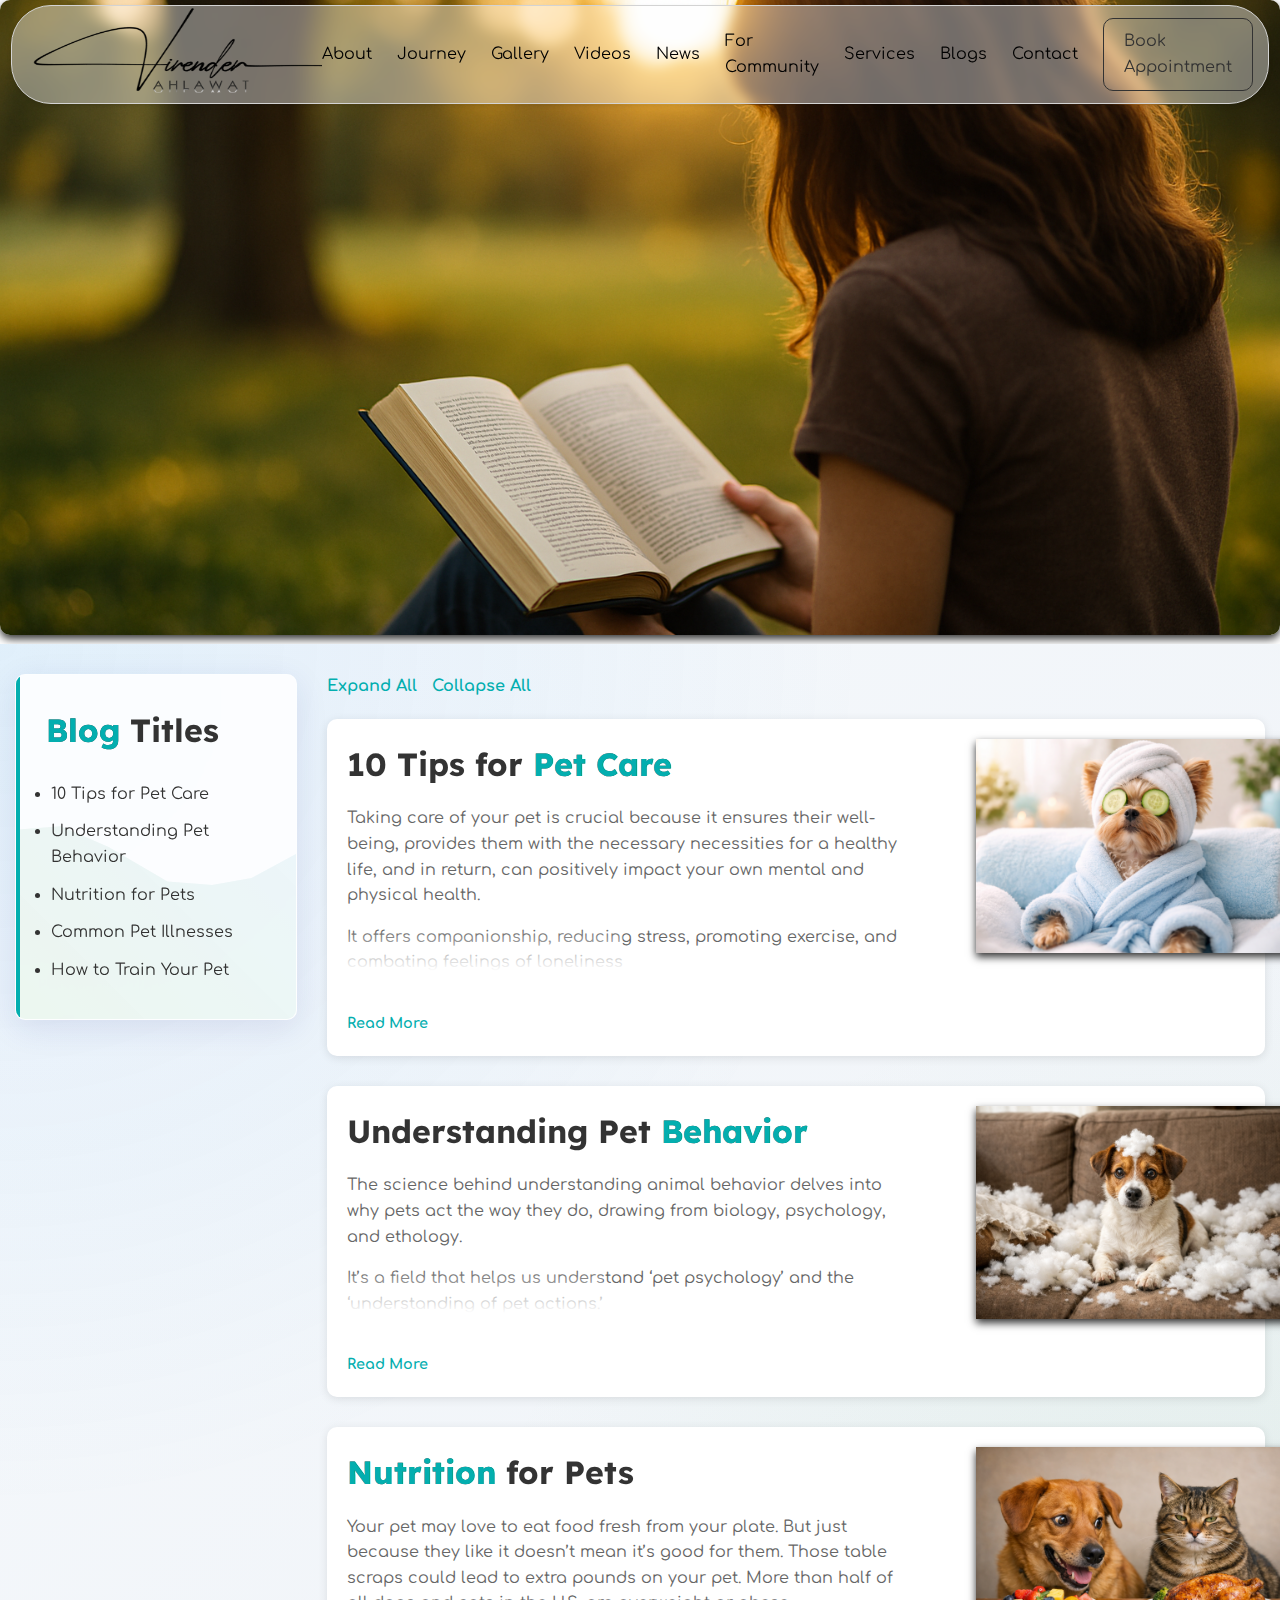
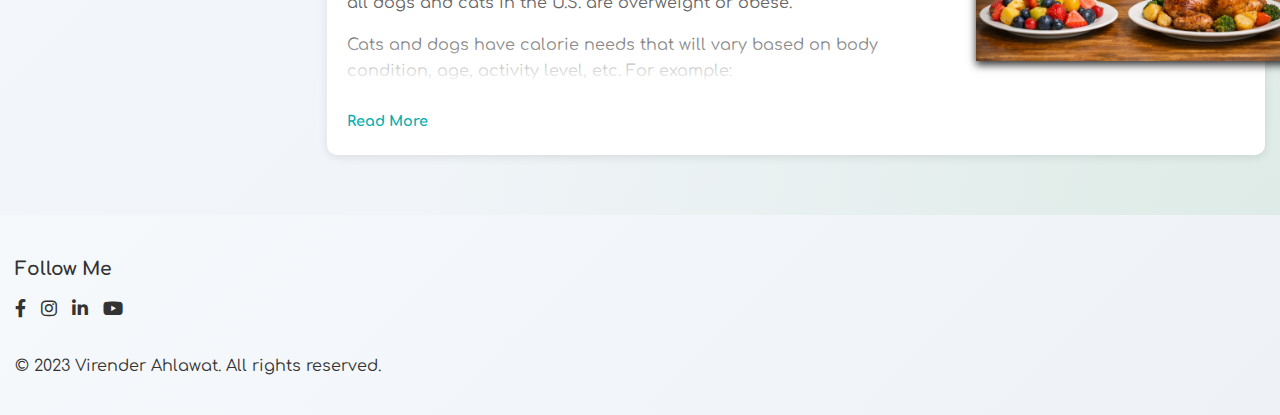
<file: blogs.html>
<!DOCTYPE html>
<html lang="en">
<head>
  <meta charset="UTF-8">
  <meta name="viewport" content="width=device-width, initial-scale=1.0">
  <meta name="description" content="Expert veterinary advice from Dr. Virender Ahlawat">
  <meta property="og:title" content="Blogs - Virender Ahlawat">
  <title>Blogs - Virender Ahlawat</title>
  <link rel="stylesheet" href="home.css">
  <link href="https://fonts.googleapis.com/css2?family=Lexend:wght@300;400;500;600;700&display=swap" rel="stylesheet">
  <link href="https://fonts.googleapis.com/css2?family=Comfortaa:wght@300;400;500;600;700&display=swap" rel="stylesheet">
  <!-- Font Awesome -->
  <link rel="stylesheet" href="https://cdnjs.cloudflare.com/ajax/libs/font-awesome/6.0.0/css/all.min.css">
  <link href="https://assets.calendly.com/assets/external/widget.css" rel="stylesheet">
  <script src="https://assets.calendly.com/assets/external/widget.js" async></script>
</head>
<body>
  <!-- Header Section -->
	<header>
		<div class="container">
      <div class="logo">
        <a href="home.html"><img src="static_resources/images/sign.png" alt="VH Logo"></a>
      </div>
			
			<!-- Mobile Hamburger Menu -->
			<button class="hamburger">
			  <span></span>
			  <span></span>
			  <span></span>
			</button>
			
			<div class="nav-wrapper">
			  <nav>
				<ul class="menu">
				  <li><a href="home.html#about">About</a></li>
				  <li><a href="home.html#journey">Journey</a></li>
				  <li><a href="home.html#media">Gallery</a></li>
				  <li><a href="home.html#video">Videos</a></li>
				  <li><a href="home.html#news">News</a></li>
				  <li><a href="home.html#initiative">For Community</a></li>
				  <li><a href="home.html#services">Services</a></li>
				  <li><a href="#">Blogs</a></li>
				  <li><a href="home.html#contact">Contact</a></li>
				  <li><a href="javascript:void(0);" onclick="openCalendly()" class="btn">Book Appointment</a></li>
				</ul> 
			  </nav>
			</div>
		</div>
	</header>

  <!-- Blogs Banner Section -->
  <section class="blogs-banner">
    <div class="container">
      <img src="static_resources/images/blogs-banner.webp" alt="Blogs Banner">
    </div>
  </section>

  <!-- Blogs Content Section -->
  <section class="blogs-content">
    <div class="container">
	
      <!-- Blogs List -->
      <div class="blogs-list">
        <div class="blogs-controls">
          <a href="#" id="expand-all" aria-label="Expand all blog posts">Expand All</a>
          <a href="#" id="collapse-all" aria-label="Collapse all blog posts">Collapse All</a>
        </div>

        <!-- Blog 1 -->
        <div class="blog-item" id="blog1">
          <div class="blog-text">
            <h3>10 Tips for <span class="highlight-letter">Pet Care</span> </h3>
            <div class="blog-preview">
              <p>Taking care of your pet is crucial because it ensures their well-being, provides them with the necessary necessities for a healthy life, and in return, can positively impact your own mental and physical health.</p> <span class="fade-out">It offers companionship, reducing stress, promoting exercise, and combating feelings of loneliness</span><br></br>
              <a href="#" class="read-more">Read More</a>
            </div>
            <div class="blog-full" style="display: none;">
              <p>Taking care of your pet is crucial because it ensures their well-being, provides them with the necessary necessities for a healthy life, and in return, can positively impact your own mental and physical health.</p><p> It offers companionship, reducing stress, promoting exercise, and combating feelings of loneliness; essentially, responsible pet ownership fosters a strong bond between you and your animal companion.</p>
			  <p>Here are 10 tips to ensure your pet stays healthy and happy.</p>
			  <h4>1. Mouth matters</h4>Your dog’s teeth should be white and shiny. The gums should be pink and moist to the touch. Bad breath, bleeding gums and brownish teeth could all be signs of painful gum disease. Brush your dog’s teeth every day.<p>Vet clinics and pet supply stores sell toothbrushes and special pet toothpaste (human toothpaste contains ingredients not meant for dogs). Your vet can demonstrate the best brushing method.Chew toys can also help keep your dog’s teeth clean. Look for nylon or rubber toys recommended by vets. Hard plastic toys or bones or antlers, could actually break their teeth.Even with regular brushing, dogs may still develop gum disease. Take them to the vet at least once a year to have their mouth checked as part of an overall health exam. Your vet may recommend teeth cleaning under general anesthetic or suggest a special teeth-cleaning diet.</p>
			  <h4>2. Pesky parasites</h4>
				<p>Is your dog scratching their skin and chewing at their fur? It could be fleas. Less noticeable to your dog, ticks can also be a health problem. Your dog can pick up these pesky parasites when out for walks or by interacting with other animals. Fleas can be treated with medication (see your vet) but ticks should be removed as soon as possible to reduce the chance of disease transmission. Removing ticks can be tricky, so have a vet pull them out to prevent complications.</p>
				<h4>3. Worrisome worms</h4>
				<p>Dogs can carry worms that live, feed and reproduce inside them. Common types include hookworms, roundworms, whipworms and tapeworms. Worms can cause a variety of symptoms, including diarrhea, vomiting and weight loss. Luckily, medication for worms is easy to get from your vet.
				</p>

				<h4>4. Disease-proofing</h4>
				<p>Vaccines help protect dogs against diseases that can make them very sick. Dogs are usually vaccinated three times as puppies, then once every one to three years as adults. Your vet can recommend what vaccines your dog needs.
				</p>
				<h4>5. Sound advice</h4>
				<p>Your dog’s ears should be pale pink, clean and odorless. Beware ears that are red and swollen, smelly, itchy, painful or filled with dark, waxy buildup! Take your dog to the vet to have them checked for infection.

				Ear infections may be caused by fungal or bacterial infections, or ear mites. Ear mites are tiny, eight-legged parasites that feed on the wax and oils in a dog’s ear canal. Your veterinarian will be able to diagnose and provide treatment for these infections.

				Dogs have sensitive ears. Ask the vet to show you the best way to keep your dog’s ears clean. Done improperly, cleaning can actually make ear problems worse.
				</p>
				<h4>6. Nailed it!</h4>
				<p>Your dog’s nails should be trimmed regularly. Letting them grow too long causes discomfort. It is important to note however, cutting them too short can be painful and cause them to bleed. Have a veterinary professional demonstrate the correct way to trim your pet’s nails. If you are not comfortable, have them trimmed by a professional.

				Some pets can be very fearful of nail trims. Slow desensitization to the process and providing distracting treats is recommended. For very fearful dogs, your vet may be able to provide oral sedatives to help prevent excessive stress and worsening fear of the nail trimming process.
				</p>
				<h4>7. Pampered pooch</h4>
				<p>Brush your dog to help remove tangles and loose hair. Short-haired dogs can be brushed a few times a week. Brush longhaired dogs daily to help prevent mats. Regular haircuts can make long hair easier to manage. You can bathe your dog every few months using a pet-safe shampoo. You may also choose to have a professional groomer care for your dog’s coat.

				If your pet already has large mats, using clippers to remove these is usually the most humane choice. Using scissors can be dangerous, as it can be hard to tell where the mat ends and the skin begins and sudden movements can result in injury.
				</p>
				<h4>8. Eye spy a problem</h4>
				<p>Normally, dogs have bright, clear eyes. If you see redness, swelling or goopy discharge, your dog could have an eye issue. Issues such as eye infections require treatment with medication from the vet. Keep your dog’s eyes clean by gently wiping them with a damp, soft cloth. If your dog is squinting their eye, this can be a sign of pain and signals a need for an immediate vet visit.
				</p>
				<h4>9. Pet ID</h4>
				<p>Don’t wait until it’s too late, get permanent and collar ID for your pet today! One in three pets go missing at some point during their lifetime. As a safety measure, your dog needs at least two forms of identification: a tag on their collar and an ear tattoo or microchip, in case they get lost. The law also requires that you license your dog. Learn more at bcpetregistry.ca.
				</p>
				<h4>10. Pawsitive prevention</h4>
				<p>Spay or neuter your dog when they are young. A smart and healthy preventive measure for your pet, spaying and neutering prevents unwanted litters, keeps dogs from roaming, prevents certain cancers and infections and makes dogs less aggressive. Ask your vet for more information.
				</p>
              <a href="#" class="collapse">Collapse</a>
            </div>
          </div>
          <div class="blog-image">
            <img src="static_resources/images/blog1.webp" alt="Blog Image 1" loading="lazy">
          </div>
        </div>

        <!-- Blog 2 -->
        <div class="blog-item" id="blog2">
          <div class="blog-text">
            <h3>Understanding Pet <span class="highlight-letter">Behavior</span></h3>
            <div class="blog-preview">
				<p>The science behind understanding animal behavior delves into why pets act the way they do, drawing from biology, psychology, and ethology.</p> 
				<span class="fade-out">It’s a field that helps us understand ‘pet psychology’ and the ‘understanding of pet actions.’</span><br></br>
              <a href="#" class="read-more">Read More</a>
            </div>
            <div class="blog-full" style="display: none;">
				<p>The science behind understanding animal behavior delves into why pets act the way they do, drawing from biology, psychology, and ethology. <p>It’s a field that helps us understand ‘pet psychology’ and the ‘understanding of pet actions.’ For instance, a dog’s tendency to dig can be traced back to their ancestors’ need to find food or make a shelter. Similarly, a cat’s penchant for scratching allows them to mark their territory. By understanding these instincts, we can better cater to our pets’ natural behaviors.</p>
				</p>

				<h4>Behavioral Issues and How to Address Them</h4>
				<p>Behavioral issues in pets can range from mild to severe. Addressing pet behavior issues early on is key to preventing them from becoming ingrained habits. If your pet shows signs of ‘managing pet aggression’ or ‘pet anxiety solutions,’ it’s important to consult with a veterinarian or an animal behaviorist. They can provide strategies tailored to your pet’s needs, such as creating a routine, providing appropriate outlets for energy, and using positive reinforcement.
				</p>

				<h4>Training Tips to Encourage Positive Behavior</h4>
				<p>Training is an excellent way to encourage ‘positive reinforcement training’ and ‘encouraging good pet manners.’ Start with basic commands and gradually move to more complex tasks. Always reward good behavior with treats, praise, or playtime, which reinforces their desire to please you. ‘Pet behavior training tips’ often include consistency, patience, and understanding that each pet learns at their own pace. Remember, the goal is to build trust and a deeper connection with your pet.
				</p>

				<h4>Creating a Pet-Friendly Environment</h4>
				<p>A crucial element in understanding animal behavior is creating a pet-friendly environment that caters to their natural instincts and behaviors. For dogs, this might mean having a safe space where they can retreat when they need quiet time or providing toys that stimulate their mind and satisfy their chewing instincts. For cats, consider offering various scratching posts and perches where they can observe their surroundings from a high vantage point. Birds benefit from cages that are large enough for them to fly short distances and include different textures and materials for perching. By considering the unique environmental needs of each type of pet, we can prevent many behavioral issues before they start and contribute to our pets’ overall well-being.
				</p>

				<h4>Engaging with Your Pet</h4>
				<p>Engagement and interaction are also key to understanding and shaping animal behavior. Regular playtime is not just a way to keep your pet physically active; it also provides mental stimulation and strengthens the emotional bond between you and your pet. Try to incorporate activities that mimic your pet’s natural behaviors, such as using feather toys for cats to simulate hunting or playing fetch with dogs to tap into their retrieving instincts. Remember, the quality of time spent with your pet is just as important as the quantity.
				</p>

				<h4>Conclusion</h4>
				<p>In conclusion, understanding animal behavior is a rewarding journey that leads to a happier and healthier life for your pet. It requires observation, patience, and sometimes a bit of detective work. But the payoff is a stronger bond between the two of you. So, take the time to learn the language of your pet’s behavior – it’s one of the most loving things you can do for your animal companion.
				</p>
              <a href="#" class="collapse">Collapse</a>
            </div>
          </div>
          <div class="blog-image">
            <img src="static_resources/images/blog2.webp" alt="Blog Image 2" loading="lazy">
          </div>
        </div>

        <!-- Blog 3 -->
        <div class="blog-item" id="blog3">
          <div class="blog-text">
            <h3><span class="highlight-letter">Nutrition</span> for Pets</h3>
            <div class="blog-preview">
              <p>Your pet may love to eat food fresh from your plate. But just because they like it doesn’t mean it’s good for them. Those table scraps could lead to extra pounds on your pet. More than half of all dogs and cats in the U.S. are overweight or obese.<p class="fade-out">Cats and dogs have calorie needs that will vary based on body condition, age, activity level, etc. For example:</p>
			  </p>
              <a href="#" class="read-more">Read More</a>
            </div>
            <div class="blog-full" style="display: none;">
              <p>Your pet may love to eat food fresh from your plate. But just because they like it doesn’t mean it’s good for them. Those table scraps could lead to extra pounds on your pet. More than half of all dogs and cats in the U.S. are overweight or obese.</p>
<p>Cats and dogs have calorie needs that will vary based on body condition, age, activity level, etc. For example:</p>

<ul><li>A 10-pound cat needs about 200 calories a day.</li>
<li>A 50-pound dog needs 700 to 900 calories.</li>
<li>Larger dogs may eat 1,350 calories or more.</li>
<li>A balanced diet needs the following things to help keep your pet well.</li></ul>

<h4>Protein</h4>
Dogs tend to prefer foods high in protein. And cats are descended from hunters, so they’re natural carnivores.

Protein is important for cell growth, muscle repair, and general body maintenance.

Animal-based proteins have all the essential amino acids pets need, including:

<ul><li>Arginine</li>
<li>Methionine</li>
<li>Histidine</li>
<li>Phenylalanine</li>
<li>Isoleucine</li>
<li>Threonine</li>
<li>Leucine</li>
<li>Tryptophan</li>
<li>Lysine</li>
<li>Valine</li>
<li>Taurine</li></ul>

Taurine is key for cats. They need it for their vision, hearts, and to be able to reproduce. Taurine is found only in animal-based proteins. A cat’s digestive system breaks down animal-based proteins and absorbs nutrients from them.

<h4>Fats and Energy</h4>
Dietary fats come from animal fats or the oils of a plant seed. They’re the biggest source of energy in your pet’s diet. Per gram, fats have more than twice as much energy as protein or carbohydrates.

They provide essential fatty acids, which a dog or cat’s body does not make on its own. Fatty acids, such as omega-3s, are needed to:

<ul><li>Keep skin and fur healthy</li>
<li>Produce some types of hormones</li>
<li>Absorb vitamins</li>
<li>Insulate the body</li>
<li>Protect organs</li></ul>

Plus, fats make your pet’s food even tastier (to them, at least).

<h4>Carbohydrates</h4>
Carbohydrates deliver energy, help maintain digestive health, and affect reproduction. Fiber is a type of carbohydrate that affects the bacteria in your pet’s intestine.

For your pet to get the biggest benefit from fiber, the fiber should be fermentable. Fermentable fiber can be found in wheat, rice, or vegetables.

High-fiber foods aren’t good for young cats and dogs that are still growing. Their energy needs are high, so their diet should have more fat and protein.

<h4>Vitamins and Minerals</h4>
Dogs and cats must get vitamins and minerals from their diet. If you feed your pet a balanced diet of protein, fat, and carbs, they’ll get everything they need.

Vitamin supplements usually aren’t needed unless your vet prescribes them to treat a vitamin deficiency. In fact, an overload of vitamins can cause health problems. For instance, too much vitamin A can lead to brittle bones and joint pain. And too much vitamin D can cause overly dense bones and kidney problems.

Cats and dogs also get essential minerals from their diet, including:

<ul><li>Calcium</li>
<li>Phosphorus</li>
<li>Magnesium</li>
<li>Sodium</li>
<li>Potassium</li>
<li>Chlorine</li>
<li>Iron</li>
<li>Copper</li>
<li>Zinc</li>
<li>Manganese</li>
<li>Selenium</li>
<li>Iodine</li></ul>
Calcium and phosphorus are important for healthy bones and teeth. Magnesium, potassium, and sodium are a key part of muscle health.

<h4>Water</h4>
About 60% to 70% of your pet’s body is made of water. Without enough of it, your pet could get sick or die.

Your pet needs access to fresh, clean water at all times. Some, but not all, of the water they need comes from their diet.

Cats and dogs have different thirst levels. Dogs are thirstier when they’re active, so make sure you have water for them as they exercise. On warm or hot days, dogs may drink twice as much water than on a cool day.

<h4>Exercise</h4>
You can tell if your pet is overweight at a glance. Is there a waist -- a dip between their rib cage and thighs -- that you can see from the side and when looking at them from above?

Or you can use this touch test: Run your hand along your pet’s backbone and ribs. Can you feel the bones without pressing down? If not, your dog or cat may be carrying some extra pounds.

Exercise is a great way to help your pet slim down. Talk to your vet about a plan to boost your pet’s physical activity. For a cat, that may mean more playtime during the day. For a dog, that may mean running at the dog park or longer walks during the day.

<p>And all that play will be good for you, too!</p>
              <a href="#" class="collapse">Collapse</a>
            </div>
          </div>
          <div class="blog-image">
            <img src="static_resources/images/blog3.webp" alt="Blog Image 3" loading="lazy">
          </div>
        </div>
      </div>
	  
	  <!-- Left Menu with Blog Titles -->
      <div class="blogs-menu">
        <div class="title-card">
          <div class="wave-background">
            <div class="wave"></div>
            <div class="wave"></div>
            <div class="wave"></div>
          </div>
        <h3><span class="highlight-letter">Blog</span> Titles</h3>
        </div>
        <ul>
          <li><a href="#blog1">10 Tips for Pet Care</a></li>
          <li><a href="#blog2">Understanding Pet Behavior</a></li>
          <li><a href="#blog3">Nutrition for Pets</a></li>
          <li><a href="#blog4">Common Pet Illnesses</a></li>
          <li><a href="#blog5">How to Train Your Pet</a></li>
        </ul>
      </div>
    </div>
  </section>

  <!-- Footer -->
  <footer>
    <div class="container">
      <div class="footer-content">
        <div class="footer-section">
          <h3>Follow Me</h3>
          <nav>
            <ul class="social-media">
              <li><a href="https://facebook.com" target="_blank" rel="noopener noreferrer"><i
                    class="fab fa-facebook-f"></i></a></li>
              <li><a href="https://instagram.com" target="_blank" rel="noopener noreferrer"><i
                    class="fab fa-instagram"></i></a></li>
              <li><a href="https://linkedin.com" target="_blank" rel="noopener noreferrer"><i
                    class="fab fa-linkedin-in"></i></a></li>
              <li><a href="https://youtube.com" target="_blank" rel="noopener noreferrer"><i
                    class="fab fa-youtube"></i></a></li>
            </ul>
          </nav>
        </div>
      </div>
      <p>&copy; 2023 Virender Ahlawat. All rights reserved.</p>
    </div>
  </footer>
<script src="home.js" ></script>
<script src="menu.js"></script>
<script src="blogs.js"></script>
</body>
</html>
</file>
<file: home.css>
/* General Styles */
html {
  scroll-behavior: smooth;
}

body {
  font-family: 'Comfortaa', sans-serif;
  margin: 0;
  padding: 0;
  color: #333;
  line-height: 1.6;
}

.container {
  width: 100%; /* Full width */
  max-width: 100%; /* Remove max-width restriction */
  margin: 0; /* Remove margin */
  padding-right: 100px; /* Add some padding to prevent content from touching the edges */
}

h1, h2, h3 {
  margin: 0;
  padding: 0;
}

a {
  text-decoration: none;
  color: inherit;
}

.btn {
  display: inline-block;
  padding: 10px 20px;
  color: #333;
  border-radius: 10px;
  transition: background-color 0.3s ease;
  font-family: 'Comfortaa';
  border: 1px solid #333;
}

.btn:hover {
  background-color: #03aeaf;
  color: white;
  border: 1px solid #03aeaf;
}

/* Mobile Responsive CSS */
@media (max-width: 768px), 
       (max-width: 900px) and (orientation: landscape) and (max-height: 600px) {
  header {
    width: 100%;
    padding: 10px 15px;
    margin-top: 0;
    border-radius: 0;
  }

  .container {
    position: relative;
	  width: 100%;
	  max-width: 1200px; /* Add max-width constraint */
	  margin: 0 auto;
	  padding: 0 20px;
	  box-sizing: border-box;
  }

  .logo {
    width: 100%;
    justify-content: space-between;
  }

  .logo-text {
    font-size: 1.2rem !important;
  }

  .hamburger {
    display: block;
    background: none;
    border: none;
    cursor: pointer;
    padding: 10px;
    z-index: 1001;
  }

  .hamburger span {
    display: block;
    width: 25px;
    height: 2px;
    background: #333;
    margin: 5px 0;
    transition: 0.3s;
  }

  .nav-wrapper {
    position: fixed;
    top: 0;
    right: -100%;
    width: 80%;
    height: 100vh;
    background: rgba(255, 255, 255, 0.95);
    backdrop-filter: blur(10px);
    padding: 80px 20px 20px;
    transition: 0.3s;
    z-index: 999;
  }

  .nav-wrapper.active {
    right: 0;
  }

  .menu {
    flex-direction: column;
    align-items: flex-start !important;
    margin-bottom: 30px;
  }

  .menu li {
    width: 100%;
    margin: 10px 0;
  }

  .menu li a {
    padding: 12px 0;
    display: block;
  }

  .social-media {
    position: absolute;
    bottom: 30px;
    left: 20px;
    margin: 0 !important;
    padding: 0 !important;
  }

  /* Hide desktop elements */
  .nav-wrapper > nav,
  .social-media {
    display: none;
  }

  /* Show mobile elements */
  .nav-wrapper.active > nav,
  .nav-wrapper.active .social-media {
    display: block;
  }

  /* Ensure hamburger is visible */
  .hamburger {
    display: block;
  }
}

/* Override Desktop Styles */
@media (min-width: 769px) {
  .hamburger {
    display: none;
  }
  
  /* Only apply these styles when NOT in mobile landscape mode */
  @media not all and (orientation: landscape) and (max-height: 600px) {
    .nav-wrapper {
      position: static;
      width: auto;
      height: auto;
      background: none;
      padding: 0;
    }
  }
}

/* Header */
header {
  position: fixed;
  top: 0;
  left: 0;
  width: 95%;
  background-color: rgba(255, 255, 255, 0.4); /* Translucent background */
  padding: 2px 20px; /* Add padding to align with the container */
  box-shadow: 0 2px 4px rgba(0, 0, 0, 0.1);
  z-index: 1000;
  backdrop-filter: blur(6px);
  border-radius: 40px;
  border-color: lightgray;
  border-width: thin;
  border-style: solid;
  justify-self: anchor-center;
  margin-top: .3rem;
}

header .container {
  display: flex;
  justify-content: space-between;
  align-items: center;
}

header .logo {
  display: flex;
  align-items: center;
  gap: 10px;
}

header .logo img {
  height: 85px;
  width:290px;
}

header .logo a {
  font-weight: bold;
  color: #333;
}

/* Social Media Icons Fix */
.social-media {
  display: flex;
  gap: 15px;
  padding: 0;
  margin: 0;
}

.social-media li {
  list-style: none;
}

.social-media a {
  font-size: 1.2rem;
  color: #333;
}

/* Navigation Menu */
nav {
  display: flex;
  align-items: center;
  flex: 1;
  justify-content: center;
}

nav ul {
  list-style: none;
  margin: 0;
  padding: 0;
  display: flex;
  align-items: center;
  gap: 20px;
}

nav ul.menu {
  justify-content: center;
  gap: 25px;
}

nav ul.social-media {
  margin-left: auto;
  padding-right: 50px;
  gap: 15px;
}

nav ul li a {
  color: black;
  font-weight: 400;
  transition: color 0.3s ease;
}

nav ul li a:hover {
  color: #03aeaf;
}

/* Mobile Navigation */
@media (max-width: 900px) {
  .nav-wrapper {
    position: fixed;
    top: 0;
    right: -100%;
    width: 80%;
    height: 100vh;
    background: rgba(255, 255, 255, 0.95);
    backdrop-filter: blur(10px);
    padding: 80px 20px 20px;
    transition: 0.3s;
    z-index: 999;
  }

  .nav-wrapper.active {
    right: 0;
  }

  .menu {
    flex-direction: column;
    align-items: flex-start !important;
    margin-bottom: 30px;
  }

  .menu li {
    width: 100%;
    margin: 10px 0;
  }

  .menu li a {
    padding: 12px 0;
    display: block;
  }
}

/* Base hamburger styles */
.hamburger {
  display: none; /* Hidden by default */
  background: none;
  border: none;
  cursor: pointer;
  padding: 10px;
  z-index: 1001;
}

.hamburger span {
  display: block;
  width: 25px;
  height: 2px;
  background: #333;
  margin: 5px 0;
  transition: 0.3s;
}

/* Mobile Styles - both portrait and landscape */
@media screen and (max-width: 768px) {
  .hamburger {
    display: block !important; /* Force display on mobile */
  }

  header {
    width: 100%;
    padding: 10px 15px;
    margin-top: 0;
    border-radius: 0;
  }

  .container {
    position: relative;
    width: 100%;
    max-width: 1200px;
    margin: 0 auto;
    padding: 0 20px;
    box-sizing: border-box;
  }

  .logo {
    width: 100%;
    justify-content: space-between;
  }

  .nav-wrapper {
    position: fixed;
    top: 0;
    right: -100%;
    width: 80%;
    height: 100vh;
    background: rgba(255, 255, 255, 0.95);
    backdrop-filter: blur(10px);
    padding: 80px 20px 20px;
    transition: 0.3s;
    z-index: 999;
    overflow-y: auto; /* Enable vertical scrolling */
    -webkit-overflow-scrolling: touch; /* Smooth scrolling on iOS */
  }

  .nav-wrapper.active {
    right: 0;
  }

  .menu {
    flex-direction: column;
    align-items: flex-start !important;
    margin-bottom: 30px;
    max-height: calc(100vh - 100px); /* Account for padding */
    overflow-y: auto;
  }

  .menu li {
    width: 100%;
    margin: 10px 0;
  }
}

/* Additional landscape mode styles */
@media screen and (max-width: 900px) and (orientation: landscape) {
  .hamburger {
    display: block !important;
  }
  
  .nav-wrapper {
    height: 100vh;
    overflow-y: auto;
    padding-top: 40px; /* Further reduce top padding */
    padding-bottom: 20px; /* Add bottom padding */
  }

  .menu {
    max-height: none; /* Remove max-height constraint */
    padding-bottom: 20px; /* Add space at bottom of menu */
  }

  /* Compact menu items in landscape */
  .menu li {
    margin: 2px 0; /* Minimal vertical spacing */
  }

  .menu li a {
    padding: 6px 0; /* Reduce padding further */
    font-size: 0.9em; /* Slightly smaller font size */
  }

  /* Adjust social media positioning */
  .social-media {
    position: relative; /* Change from absolute to relative */
    bottom: auto;
    left: auto;
    margin-top: 10px !important;
  }

  /* Ensure the nav wrapper takes full height but allows scrolling */
  .nav-wrapper.active {
    right: 0;
    max-height: 100vh;
    overflow-y: scroll;
    -webkit-overflow-scrolling: touch;
  }

  /* Handle the Book Appointment button */
  .menu li:last-child {
    margin-bottom: 10px; /* Add space after last item */
  }

  .menu li:last-child a.btn {
    padding: 6px 12px; /* Adjust button padding */
    display: inline-block;
  }
}

/* Desktop styles */
@media screen and (min-width: 769px) {
  .hamburger {
    display: none;
  }

  .nav-wrapper {
    position: static;
    width: auto;
    height: auto;
    background: none;
    padding: 0;
  }
}

/* Style for hiding menubar during video playback */
header.hidden-during-video {
  opacity: 0;
  pointer-events: none;
  transition: opacity 0.3s ease;
}

/* Hero Section */
.hero {
  position: relative;
  z-index: 2;
  background: linear-gradient(135deg, #f6f9fc 0%, #e8eff7 100%);
  display: flex;
  align-items: center;
  padding: 0; /* Remove padding */
  overflow: hidden;
  margin-top: 0; /* Remove top margin */
}

/* Remove or comment out the decorative background elements since we want plain white */
 .hero::before {
  content: '';
  position: absolute;
  top: 0;
  left: 0;
  width: 100%;
  height: 100%;
  pointer-events: none;
} 

.hero .container {
  width: 100%;
  display: flex;
  flex-direction: row-reverse; /* Reverse the order of elements */
  position: relative;
  padding: 0; /* Remove container padding */
}

.hero-image {
  position: relative;
  width: 80%;
  margin: 0;
  margin-left: auto; /* Push image to the right */
}

.hero-image img {
  width: 100%;
  height: auto;
  object-fit: cover;
  border-radius: 10px 0 0 10px; /* Round only left corners */
}

.hero-text {
  position: absolute;
  top: 50%;
  left: 0;
  transform: translateY(-50%);
  background-color: rgba(51, 51, 51, 0.7);
  padding: 2rem 4rem 2rem 3rem; /* Reduced top/bottom padding to 2rem, kept left/right at 3.5rem */
  border-radius: 0 10px 10px 0;
  text-align: left;
  width: 45%;
  max-width: 600px;
}

.hero-text h1 {
  color: white;
  font-size: 4.8rem; /* Increased from 3.2rem to 5.2rem */
  margin-bottom: 1.5rem;
  font-weight: 700;
  font-family: 'Lexend', sans-serif;
  line-height: 1.2;
  letter-spacing: -0.5px;
}

.hero-text p {
  color: white;
  font-size: 1.3rem; /* Slightly increased body text */
  margin-bottom: 1.8rem;
  line-height: 1.6;
  font-family: 'Comfortaa', sans-serif;
}

.hero-text a {
  color: white;
  text-decoration: none;
  font-family: 'Comfortaa', sans-serif;
}

.hero-text a:hover {
  text-decoration: underline;
}

/* Mobile responsiveness */
@media (max-width: 768px) {
  header {
    width: 100%;
    padding: 10px 15px;
    margin-top: 0;
    border-radius: 0;
  }

  .hero {
    margin-top: -60px; /* Negative margin to pull hero up under header */
    padding: 0;
    position: relative;
  }

  .hero .container {
    flex-direction: column;
    position: relative;
    height: 100%;
    padding: 0;
  }

  .hero-image {
    width: 100%;
    height: 100vh;
    position: relative;
    margin: 0;
  }

  .hero-image img {
    width: 100%;
    height: 100%;
    object-fit: cover;
    border-radius: 0;
  }

  .hero-text {
    position: absolute;
    width: 100%;
    bottom: 0;
    left: 0;
    height: 50%;
    transform: none;
    margin: 0;
    padding: 2rem;
    background-color: rgba(0, 0, 0, 0.5);
    backdrop-filter: none;
    z-index: 3;
    display: flex;
    flex-direction: column;
    justify-content: center;
    box-sizing: border-box;
  }

  .hero-text h1 {
    font-size: 2.4rem; /* Reduced font size */
    line-height: 1.1; /* Reduced line height */
    margin-bottom: 0.3rem; /* Significantly reduced margin */
    color: white;
    text-shadow: 2px 2px 4px rgba(0, 0, 0, 0.3);
  }

  .hero-text p {
    font-size: 1rem;
    margin-bottom: 0.8rem;
    color: white;
    text-shadow: 1px 1px 2px rgba(0, 0, 0, 0.3);
    width: 100%; /* Ensure full width */
    word-wrap: break-word; /* Enable word wrapping */
    overflow-wrap: break-word; /* Modern browsers */
    -webkit-hyphens: auto; /* For iOS */
    hyphens: auto; /* Enable hyphenation if needed */
    white-space: normal; /* Ensure text wraps */
    max-width: 100%; /* Prevent text from overflowing */
  }

  .hero-text a {
    display: inline-block;
    color: white;
    text-shadow: 1px 1px 2px rgba(0, 0, 0, 0.3);
  }
}

/* Additional adjustments for very small screens */
@media (max-width: 480px) {
  .hero {
    margin-top: 0;
  }

  .hero-image {
    height: 55vh;
  }

  .hero-text {
    height: 45%;
    padding: 1.5rem;
  }

  .hero-text h1 {
    font-size: 2.4rem; /* Further reduced for very small screens */
  }

  .hero-text p {
    font-size: 1rem;
  }
}

/* Landscape mode adjustments */
@media screen and (max-width: 900px) and (orientation: landscape) {
  .hero {
    margin-top: 0;
  }

  .hero-image {
    height: 100vh;
  }

  .hero-text {
    height: 46%; /* Adjust text overlay height for landscape */
    padding: 1.5rem;

  }

  .hero-text h1 {
    font-size: 2.5rem; /* Reduced from 2.4rem for landscape mode */
    line-height: 1.5;
    margin-bottom: 0.3rem;
  }

  .hero-text p {
    font-size: 0.9rem; /* Optionally reduce paragraph text size as well */
    margin-bottom: 0.6rem;
  }
}

/* Fix for subtitle text wrapping and overlapping in mobile view */
.title-card h4, 
.sub-title,
.about .title-card h4,
.journey .title-card h4,
.media .title-card h4,
.vision .title-card h4.sub-title {
  line-height: 1.5; /* Increase line height for better spacing */
  margin-bottom: 0.8rem; /* Add more bottom margin */
}

/* Additional mobile-specific adjustments */
@media (max-width: 768px) {
  .title-card h4,
  .sub-title,
  .about .title-card h4,
  .journey .title-card h4,
  .media .title-card h4,
  .vision .title-card h4.sub-title {
    line-height: 1.6; /* Further increase line height on mobile */
    font-size: 0.95rem; /* Slightly reduce font size if needed */
    margin-bottom: 1rem; /* More bottom margin on mobile */
  }
}

/* Mobile adjustments for background images while preserving parallax */
@media (max-width: 768px) {
  /* Metrics section background adjustment */
  .metrics {
    background-size: cover !important;
    background-position: center center !important;
    background-attachment: fixed !important; /* Force parallax effect */
    -webkit-background-attachment: fixed !important; /* For Safari */
    transform: translateZ(0); /* Hardware acceleration */
    -webkit-transform: translateZ(0);
    will-change: transform; /* Hint for browser optimization */
  }
  
  /* Vision section background adjustment */
  .vision {
    background-size: cover !important;
    background-position: center center !important;
    background-attachment: fixed !important;
    -webkit-background-attachment: fixed !important;
    transform: translateZ(0);
    -webkit-transform: translateZ(0);
    will-change: transform;
  }
  
  /* Services section background adjustment */
  .services {
    background-size: cover !important;
    background-position: center center !important;
    background-attachment: fixed !important;
    -webkit-background-attachment: fixed !important;
    transform: translateZ(0);
    -webkit-transform: translateZ(0);
    will-change: transform;
  }
  
  /* For any sections with parallax effect */
  .parallax-bg {
    background-attachment: fixed !important;
    -webkit-background-attachment: fixed !important;
    background-size: cover !important;
    transform: translateZ(0);
    -webkit-transform: translateZ(0);
    will-change: transform;
  }
  
  /* Section divider parallax fix */
  .section-divider .parallax-image {
    position: fixed !important;
    background-attachment: fixed !important;
    -webkit-background-attachment: fixed !important;
    transform: translateZ(0);
    -webkit-transform: translateZ(0);
    will-change: transform;
    z-index: -1;
  }
}

/* iOS-specific fix - use a different approach for iOS */
@supports (-webkit-touch-callout: none) {
  .metrics, .vision, .services, .parallax-bg {
    background-attachment: scroll !important;
    background-size: cover !important;
    background-position: center center !important;
    /* Add a subtle animation to simulate parallax */
    animation: subtle-parallax 30s linear infinite alternate;
  }
  
  @keyframes subtle-parallax {
    from { background-position: center 0%; }
    to { background-position: center 100%; }
  }
}

/* About Section */
.about {
  position: relative;
  z-index: 2;
  background: linear-gradient(135deg, #f6f9fc 0%, #d4e2f3 100%);
  padding: 134px 20px 0px;
  text-align: center;
  position: relative;
  overflow: hidden;
  z-index: 2; /* Higher than parallax image */
}

.title{
	padding:10px;
	background-color: #333;
	color: white;
	border-radius:10px;
}

/********************************************************************************/
.about .title-card.glass-card {
  position: relative;
  overflow: hidden;
  background: rgba(255, 255, 255, 0.1);
  backdrop-filter: blur(10px);
  border: 1px solid rgba(255, 255, 255, 0.2);
  border-radius: 20px;
}

/* Static wave background for About section */
.about .wave-background {
  position: absolute;
  top: 0;
  left: 0;
  width: 100%;
  height: 100%;
  z-index: 0;
  opacity: 0.1;
}

.about .wave {
  position: absolute;
  width: 100%;
  height: 100%;
  background: linear-gradient(45deg, 
    rgba(76, 175, 80, 0.7),
    rgba(33, 150, 243, 0.5)
  );
  clip-path: polygon(
    0% 45%,
    16% 44%,
    33% 50%,
    54% 60%,
    70% 61%,
    84% 59%,
    100% 52%,
    100% 100%,
    0% 100%
  );
}

.about .wave:nth-child(2) {
  opacity: 0.5;
}

.about .wave:nth-child(3) {
  opacity: 0.3;
}

/* Title styling */
.about .title-card h2 {
  position: relative;
  z-index: 1;
  background: #5f5f5f;
  -webkit-background-clip: text;
  background-clip: text;
  -webkit-text-fill-color: transparent;
  display: inline-block;
  font-family: 'Lexend', sans-serif;
  font-size: clamp(2rem, 5vw, 3rem); /* Responsive font size */
  font-weight: 700;
  text-align: left;
  width: 100%; /* Ensure full width for alignment */
  margin-bottom: 1rem;
}

.about .title-card h4 {
  margin-top: 0;
  margin-bottom: 1rem;
  text-align: left;
  font-size: clamp(1rem, 3vw, 1.1rem); /* Responsive font size */
  width: 100%; /* Ensure full width for alignment */
}

/* Media queries for fine-tuning if needed */
@media (max-width: 768px) {
  .about {
    padding-bottom: 2rem;
  }
  .about .title-card {
    padding: 1rem;
  }

}

@media (max-width: 480px) {
  .about .title-card h2 {
    margin-bottom: 0.5rem;
  }

  .about .title-card h4 {
    margin-top: 0vw;
    margin-bottom: 1vw;
  }
}

/* Make sure the subtitle stays above the background */
.about .sub-title {
  position: relative;
  z-index: 1;
}
/********************************************************************************/

.glass-card {
  background: rgba(255, 255, 255, 0.95);
  backdrop-filter: blur(10px);
  border-radius: 15px;
  padding: 1rem;
  border: 1px solid rgba(255, 255, 255, 0.2);
  position: relative;
  overflow: hidden;
}

.glass-card::before {
  content: "";
  position: absolute;
  top: 0;
  left: 0;
  width: 4px;
  height: 100%;
  background: #03aeaf;
}

.divider {
  width: 80px;
  height: 4px;
  background: linear-gradient(90deg, #2196F3, #4CAF50);
  margin: 1.5rem 0;
  border-radius: 2px;
}

.glass-card h2 {
  position: relative;
  font-size: 2.2rem;
  text-align: center;
  color: #333;
  font-weight: 700;
  display: inline-block;
  background: linear-gradient(120deg, #2196F3, #4CAF50);
  -webkit-background-clip: text;
  -webkit-text-fill-color: transparent;
  background-clip: text;
}

.sub-title {
  color: #666;
  font-weight: 400;
  font-size: 1.1rem;
  line-height: 0.6;
}

.about-text {
  position: relative;
  padding: 20px;
  opacity: 1 !important; /* Force visibility */
  will-change: transform; /* Optimize for animations */
  transform: translateZ(0); /* Force hardware acceleration */
  -webkit-transform: translateZ(0); /* For older Android browsers */
  backface-visibility: hidden;
  -webkit-backface-visibility: hidden;
}

.about-text[data-animation="slide-in-up"] {
  animation: slideInUp 1.5s ease-out forwards;
  -webkit-animation: slideInUp 1.5s ease-out forwards;
}

@keyframes slideInUp {
  from {
    opacity: 0;
    transform: translateY(50px) translateZ(0);
  }
  to {
    opacity: 1;
    transform: translateY(0) translateZ(0);
  }
}

@-webkit-keyframes slideInUp {
  from {
    opacity: 0;
    -webkit-transform: translateY(50px) translateZ(0);
  }
  to {
    opacity: 1;
    -webkit-transform: translateY(0) translateZ(0);
  }
}

/* Ensure content is visible if animation fails */
.about-text.no-animation {
  opacity: 1;
  transform: none;
  -webkit-transform: none;
}

/* Add a fallback for older devices */
@media not all and (pointer: coarse) {
  .about-text[data-animation="slide-in-up"]:not(.no-animation) {
    animation: none; /* Disable animation by default */
  }
}

@media screen and (max-width: 768px) {
  .about-text,
  .about-text p {
    opacity: 1 !important;
    transform: none !important;
    -webkit-transform: none !important;
    animation: none !important;
    -webkit-animation: none !important;
    transition: none !important;
  }

  /* Additional fallback styles */
  .no-animation,
  .no-animation * {
      opacity: 1 !important;
      transform: none !important;
      -webkit-transform: none !important;
      animation: none !important;
      -webkit-animation: none !important;
      transition: none !important;
  }
}

.about-text::before {
  content: "";
  position: absolute;
  top: 50%; /* Center vertically */
  left: 50%; /* Center horizontally */
  transform: translate(-50%, -50%); /* Center the logo */
  width: 45vw; /* Adjust the size of the watermark */
  height: 45vw; /* Adjust the size of the watermark */
  background-image: url('static_resources/images/sign.png'); /* Use the logo as a background image */
  background-size: contain; /* Ensure the logo fits within the dimensions */
  background-repeat: no-repeat; /* Prevent repeating */
  background-position: center; /* Center the logo */
  opacity: 0.3; /* Make the logo semi-transparent */
  z-index: -1; /* Place the watermark behind the text */
  pointer-events: none; /* Ensure the watermark doesn't interfere with clicks */
}

.about .container {
    display: flex;
    flex-direction: column;
    gap: 40px;
}

.about-content {
    display: flex;
    flex-wrap: wrap;
    gap: 40px;
    align-items: flex-start;
}

.testimonials-wrapper {
    width: 100%;
    max-width: 800px;
    margin: 0px 14rem 0;
    padding: 0px;
}

.about-left {
  flex: 1;
  min-width: 300px; /* Ensure it doesn't get too small */
  text-align: left;
}

.about-right {
  flex: 1;
  min-width: 300px; /* Ensure it doesn't get too small */
  position: relative; /* For the square background */
  margin-left:-10vw; /*transform: transleate(-100px,0); transition: transform 2s ease-in;*/
}

.about-right img {
  width: 70%;
  border-radius: 10px;
  position: relative;
  z-index: 1; /* Ensure the image is above the square */
  animation: fadeIn 2s ease-out; /* Fade-in animation */
}

.about-right::before {
  content: "";
  position: absolute;
  bottom: -20px; /* Adjust to control overlap */
  right: -77px; /* Adjust to control overlap */
  width: 34vw; /* Size of the square */
  height: 34vw; /* Size of the square */
  background-color: #03aeaf40; /* Solid color for the square */
  z-index: 0; /* Ensure the square is behind the image */
  border-radius: 10px; /* Optional: Add rounded corners */
  margin-right: 129px;
  margin-bottom: -31px;
}

/* Mobile adjustments */
@media (max-width: 768px) {
  .about-content {
        gap: 0px;
        flex-direction: column;
    }

    .testimonials-wrapper {
        padding: 0px;
        margin: 0px;
        margin-top: 3rem;
        margin-bottom: 3rem;
    }

  .about-right {
    margin-left: 0; /* Reset the negative margin */
    position: relative;
    width: 100%;
    display: flex;
    justify-content: center;
    padding: 20px 0;
    margin-bottom: 2rem; /* Added bottom margin */
  }

  .about-right img {
    width: 70%;
    position: relative;
    z-index: 1;
  }

  .about-right::before {
    left:0%;
    top: 18%;
    transform: translateX(50%);  /* Center the background rectangle */
    bottom: 0;
    width: 55vw;  /* Increase width for mobile */
    height: 57vw;  /* Increase height for mobile */
    margin-bottom: -40px;  /* Adjust bottom position */
  }
}

@media (max-width: 768px) {
  .glass-card h2 {
    font-size: 2rem;
  }
}

@media (max-width: 480px) {
  .glass-card h2 {
    font-size: 1.8rem;
  }
}

@keyframes fadeIn {
  from {
    opacity: 0;
  }
  to {
    opacity: 1;
    font-size: 2.8rem; /* Slightly reduced size */
    margin-bottom: 1rem;
    color: white;
    text-shadow: 2px 2px 4px rgba(0, 0, 0, 0.3); /* Reduced shadow due to dark background */
  }
}

/* Add a fallback for older devices */
@media not all and (pointer: coarse) {
  .about-text[data-animation="slide-in-up"]:not(.no-animation) {
    animation: none; /* Disable animation by default */
  }
}

@media screen and (max-width: 768px) {
  .about-text,
  .about-text p {
    opacity: 1 !important;
    transform: none !important;
    -webkit-transform: none !important;
    animation: none !important;
    -webkit-animation: none !important;
    transition: none !important;
  }

  /* Additional fallback styles */
  .no-animation,
  .no-animation * {
      opacity: 1 !important;
      transform: none !important;
      -webkit-transform: none !important;
      animation: none !important;
      -webkit-animation: none !important;
      transition: none !important;
  }
}

/* Journey Section */
.journey {
  position: relative;
  z-index: 2;
  background: linear-gradient(135deg, #f6f9fc 0%, #d4e2f3 100%);
  padding: 110px 20px;
  text-align: center;
  position: relative;
  overflow: hidden;
  z-index: 2;
}

.journey .container {
  display: flex;
  flex-wrap: wrap;
  gap: 40px;
  align-items: flex-start;
}

.journey-left {
  flex: 1;
  min-width: 300px;
  position: relative;
  margin-right: 0vw;
}

.journey-left img {
  width: 95%;
  border-radius: 10px;
  position: relative;
  z-index: 1;
  animation: fadeIn 2s ease-out;
  margin-left: 4rem;
}

.journey-left::before {
  content: "";
  position: absolute;
  bottom: -1vw;
      left: -7vw;
    width: 40vw;
    height: 30vw;
  background-color: #03aeaf40;
  z-index: 0;
  border-radius: 10px;
  margin-left: 129px;
  margin-bottom: -31px;
}

/* Mobile adjustments */
@media (max-width: 768px) {
  .journey-left {
    margin: 0;
    order: 2;
    width: 100%;
    display: flex;
    justify-content: center;
    padding: 20px 0;
    position: relative;
    margin-bottom: 2rem; /* Added bottom margin */
  }

  .journey-left::before {
    left: 20%;
    top: 25%;
    transform: translateX(-50%);
    bottom: 0;
    width: 65vw;
    height: 47vw;
    margin-left: 60px;
    margin-bottom: -40px;
    background-color: #03aeaf40; /* Changed from #03aeaf to #03aeaf40 */
  }

  .journey .container {
    flex-direction: column;
  }

  .journey-right {
    order: 1;
  }

  .journey-left img {
    width: 80%;
    position: relative;
    z-index: 1;
  }

  .timeline-section {
    margin-bottom: 30px;
  }

  .timeline-item {
    margin-bottom: 20px;
  }
}

.journey-right {
  flex: 1;
  min-width: 300px;
  text-align: left;
}

.journey-content {
  padding: 20px;
  padding-top: 0px;
  max-height: 400px;
  overflow-y: auto;
  scrollbar-width: none;
  -ms-overflow-style: none;
  position: relative;  /* Added bottom margin */
}

.journey-content::-webkit-scrollbar {
  display: none;
}

/* Track */
.journey-content::before {
  content: '';
  position: absolute;
  right: 4px;
  top: 0;
  width: 3px;
  height: calc(100% - 2rem);
  background: rgba(3, 174, 175, 0.05);  /* Changed to #03aeaf with low opacity */
  border-radius: 4px;
  pointer-events: none;
}

/* Thumb */
.journey-content::after {
  content: '';
  position: absolute;
  right: 4px;
  top: var(--scroll-top, 0);
  width: 3px;
  height: 50%;
  background: linear-gradient(
      180deg,
      rgba(3, 174, 175, 0.3) 0%,
      rgba(3, 174, 175, 0.4) 50%,
      rgba(3, 174, 175, 0.3) 100%
  );
  border-radius: 4px;
  opacity: 0;
  transition: opacity 0.3s ease;
  pointer-events: none;
  box-shadow: 0 0 4px rgba(3, 174, 175, 0.2);
  z-index: 10;
}

/* Show scrollbar when scrolling or hovering */
.journey-content:hover::after,
.journey-content.is-scrolling::after {
  opacity: 1;
}

/* Hover effect on the thumb */
.journey-content:hover::after {
  background: linear-gradient(
      180deg,
      rgba(3, 174, 175, 0.4) 0%,
      rgba(3, 174, 175, 0.5) 50%,
      rgba(3, 174, 175, 0.4) 100%
  );
  box-shadow: 0 0 6px rgba(3, 174, 175, 0.3);
}

/* Animation for the gradient */
@keyframes gradientFlow {
  0% {
    background-position: 0% 0%;
  }
  100% {
    background-position: 0% 300%;  /* Slower gradient animation */
  }
}

.journey-content::after {
  animation: gradientFlow 3s linear infinite;  /* Slower animation */
  background-size: 100% 300%;
}

.journey .title-card.glass-card {
  position: relative;
  overflow: hidden;
  background: transparent; /* Remove specific background */
  backdrop-filter: none; /* Remove blur effect */
  border: 1px solid rgba(255, 255, 255, 0.2);
  border-radius: 20px;
  text-align-last: end;
}

.journey .title-card.glass-card::before {
  content: "";
  position: absolute;
  top: 0;
  right: 0;
  left: auto;
  width: 4px;
  height: 100%;
  background: #03aeaf;
}

/* Update title text styles to ensure visibility */
.journey .title-card h2 {
  position: relative;
  z-index: 1;
  background: #5f5f5f;
  -webkit-background-clip: text;
  background-clip: text;
  -webkit-text-fill-color: transparent;
  display: inline-block;
  font-family: 'Lexend', sans-serif;
  font-size: clamp(2rem, 5vw, 3rem);
  font-weight: 700;
  text-align: left;
  width: 100%;
  margin-bottom: 1rem;
}

.journey .title-card h4 {
  margin-top: 0;
  margin-bottom: 1rem;
  text-align: left;
  font-size: clamp(1rem, 3vw, 1.1rem);
  width: 100%;
  color: #666;
}

@media (max-width: 768px) {
  .journey .title-card {
    padding: 1rem;
  }
}

@media (max-width: 480px) {
  .journey .title-card h2 {
    margin-bottom: 0.5rem;
  }

  .journey .title-card h4 {
    margin-top: 0vw;
    margin-bottom: 1vw;
    text-align-last: end;
    text-align: right;
  }
}

/* Make sure the subtitle stays above the background */
.journey .sub-title {
  color: #666;
  font-weight: 400;
  font-size: 1.1rem;
  line-height: 1.6;
}

.journey .wave-background {
  position: absolute;
  top: 0;
  left: 0;
  width: 100%;
  height: 100%;
  z-index: 0;
  opacity: 0.1;
}

.journey .wave {
  position: absolute;
  width: 100%;
  height: 100%;
  background: linear-gradient(45deg, 
    rgba(76, 175, 80, 0.7),
    rgba(33, 150, 243, 0.5)
  );
  clip-path: polygon(
    0% 45%,
    16% 44%,
    33% 50%,
    54% 60%,
    70% 61%,
    84% 59%,
    100% 52%,
    100% 100%,
    0% 100%
  );
}

.journey .wave:nth-child(2) {
  opacity: 0.5;
}

.journey .wave:nth-child(3) {
  opacity: 0.3;
}

.timeline-section {
  margin-bottom: 40px;
  position: relative;
  padding-left: 30px;
  /* Remove max-height and scrollbar properties from here */
}

.timeline-section h3 {
  display: flex;
  align-items: center;
  gap: 12px;
  margin-bottom: 20px;
  color: #03aeaf;
  font-size: 1.5rem;
  font-weight: 600;
}

.timeline-section h3 i {
  font-size: 1.8rem;
  color: #03aeaf;
  padding: 5px;
}

.timeline-section h3 .icon-stack {
  position: relative;
  display: inline-block;
  width: 2rem;
  height: 2rem;
}

.timeline-section h3 .icon-stack i {
  color: #03aeaf;
  position: absolute;
}

.timeline-section h3 .icon-stack .fa-briefcase {
  font-size: 1.8rem;
  left: 0;
  top: 0;
}

.timeline-section h3 .icon-stack .fa-laptop.icon-overlap {
  font-size: 1rem;
  left: 50%;
  top: 50%;
  transform: translate(-50%, -50%);
}

.timeline-section h3:hover .icon-stack {
  animation: shimmer 1s ease infinite;
}

@keyframes shimmer {
  0% { transform: scale(1); }
  50% { transform: scale(1.1); }
  100% { transform: scale(1); }
}

.timeline {
  position: relative;
  padding-left: 30px;
}

.timeline::before {
  content: '';
  position: absolute;
  left: 0;
  top: 0;
  height: 100%;
  width: 4px;
  background: #03aeaf;
  border-radius: 2px;
}

/* Adjust the timeline dots position */
.timeline-item::before {
  left: -34px;  /* Keep this value to align with the line */
  border: 2px solid #fff;
  box-shadow: 0 0 0 2px #03aeaf; /* Optional: adds depth to dots */
}

.timeline-item {
  position: relative;
  margin-bottom: 30px;
  opacity: 0;
  transform: translateY(20px);
  animation: slideInUp 1s ease-out forwards;
}

.timeline-item::before {
  content: '';
  position: absolute;
  left: -34px;
  top: 0;
  width: 10px;
  height: 10px;
  border-radius: 50%;
  background: #03aeaf;
  border: 2px solid rgba(95, 95, 95, 0.3);
}

.timeline-item .year {
  font-family: 'Lexend', sans-serif;
  font-weight: 600;
  color: #03aeaf;
  margin-bottom: 5px;
}

.timeline-item .content h4 {
  font-family: 'Comfortaa', sans-serif;
  color: #5f5f5f;
  margin-bottom: 5px;
}

.timeline-item .content p {
  color: #666;  /* Keeping this slightly lighter for better readability */
  font-family: 'Lexend', sans-serif;
}

/* Section divider with parallax effect */
.section-divider {
  position: relative;
  height: 80vh;
  overflow: hidden;
  z-index: 1;
}

.parallax-image {
  position: fixed;
  top: 0;
  left: 0;
  width: 100%;
  height: 100%;
  background-image: url('static_resources/images/background.webp');
  background-size: cover;
  background-position: center;
  background-repeat: no-repeat;
  z-index: -1;
  /* Remove clip-path and handle visibility through scroll position */
}

/* Testimonial Section */
.testimonials {
  position: relative;
  background: linear-gradient(135deg, #f6f9fc 0%, #eef2f7 100%);
  padding: 10px 20px;
  z-index: 2;
}

/* Ensure proper stacking in mobile */
@media (max-width: 768px) {
  .section-divider {
    height: 40vh;
    z-index: 1;
  }
  
  .testimonials {
    margin-top: -15vh;
    position: relative;
    z-index: 2; /* Place above parallax */
  }
}

/* Decorative background elements */
.testimonials::before {
  content: '';
  position: absolute;
  top: 0;
  left: 0;
  width: 100%;
  height: 100%;
  background: radial-gradient(circle at 0% 0%, rgba(33, 150, 243, 0.1) 0%, transparent 50%),
              radial-gradient(circle at 100% 100%, rgba(76, 175, 80, 0.1) 0%, transparent 50%);
  pointer-events: none;
}

/* Enhanced Title Card */
.testimonials .title-card {
  position: relative;
  padding: 1rem 2rem;
  text-align: center;
  overflow: hidden;
}

/* Wave background */
.testimonials .wave-background {
  position: absolute;
  top: 0;
  left: 0;
  width: 100%;
  height: 100%;
  z-index: 0;
  opacity: 0.1;
}

.testimonials .wave {
  position: absolute;
  width: 100%;
  height: 100%;
  background: linear-gradient(45deg, #2196F3, #4CAF50);
  clip-path: polygon(
    0% 45%,
    16% 44%,
    33% 50%,
    54% 60%,
    70% 61%,
    84% 59%,
    100% 52%,
    100% 100%,
    0% 100%
  );
  animation: waveAnimation 8s ease-in-out infinite alternate;
}

.testimonials.wave:nth-child(2) {
  animation-delay: -2s;
  opacity: 0.5;
}

.testimonials .wave:nth-child(3) {
  animation-delay: -4s;
  opacity: 0.3;
}

/* Carousel Controls */
.carousel-control {
    position: absolute;
    top: 50%;
    transform: translateY(-50%);
    width: 40px;
    height: 40px;
    background: white;
    border: 2px solid #03aeaf;
    border-radius: 50%;
    cursor: pointer;
    display: flex !important; /* Force display */
    align-items: center;
    justify-content: center;
    font-size: 18px;
    color: #03aeaf;
    box-shadow: 0 2px 10px rgba(0, 0, 0, 0.1);
    transition: all 0.3s ease;
    z-index: 1000; /* Ensure arrows are above cards */
    opacity: 1 !important; /* Force opacity */
}

.carousel-control:hover {
    background: #03aeaf;
    color: white;
    box-shadow: 0 4px 15px rgba(0, 0, 0, 0.2);
}

.carousel-control.prev {
    left: 0;
    margin:-4rem;
    box-shadow: 0 4px 14px rgba(0, 0, 0, 0.5);
}

.carousel-control.next {
    right: -7rem;
    margin:-4rem;
    box-shadow: 0 4px 14px rgba(0, 0, 0, 0.5);
}

/* Make sure Font Awesome icons are visible */
.carousel-control i {
    display: inline-block;
    line-height: 1;
}

/* Responsive adjustments */
@media (max-width: 768px) {
    
    .carousel-control {
        width: 35px;
        height: 35px;
        font-size: 16px;
    }

    .carousel-control.prev {
        left: 0;
        margin:-2rem;
        box-shadow: 0 4px 14px rgba(0, 0, 0, 0.5);
    }

    .carousel-control.next {
        right: 0;
        margin:-2rem;
        box-shadow: 0 4px 14px rgba(0, 0, 0, 0.5);
    }
}

@keyframes waveAnimation {
  0% {
    transform: translateY(-10%);
  }
  100% {
    transform: translateY(10%);
  }
}

/* Floating icons */
.floating-icons {
  position: absolute;
  width: 100%;
  height: 100%;
  top: 0;
  left: 0;
}

.icon {
  position: absolute;
  font-size: 24px;
  color: #2196F3;
  opacity: 0.2;
  animation: floatIcon 6s ease-in-out infinite;
}

.icon:nth-child(1) { top: 20%; left: 10%; animation-delay: -1s; }
.icon:nth-child(2) { top: 30%; right: 15%; animation-delay: -2s; }
.icon:nth-child(3) { top: 60%; left: 20%; animation-delay: -3s; }
.icon:nth-child(4) { top: 40%; right: 25%; animation-delay: -4s; }

@keyframes floatIcon {
  0%, 100% {
    transform: translateY(0) rotate(0deg);
  }
  50% {
    transform: translateY(-20px) rotate(10deg);
  }
}

/* Title content */
.title-content {
  position: relative;
  z-index: 1;
}

.testimonials .title-card.glass-card {
  position: relative;
  overflow: hidden;
  background: rgba(255, 255, 255, 0.1);
  backdrop-filter: blur(10px);
  border: 1px solid rgba(255, 255, 255, 0.2);
  border-radius: 20px;
}

.testimonials .title-card h2 {
  position: relative;
  z-index: 1;
  background: #5f5f5f;
  -webkit-background-clip: text;
  background-clip: text;
  -webkit-text-fill-color: transparent;
  display: inline-block;
  font-family: 'Lexend', sans-serif;
  font-size: clamp(2rem, 5vw, 3rem); /* Responsive font size */
  font-weight: 700;
  text-align: left;
  width: 100%; /* Ensure full width for alignment */
  margin-bottom: 1rem;
}

.testimonials .title-card h4 {
  margin-top: 0;
  margin-bottom: 1rem;
  text-align: left;
  font-size: clamp(1rem, 3vw, 1.1rem); /* Responsive font size */
  width: 100%; /* Ensure full width for alignment */
}

@media (max-width: 768px) {
  .testimonials .title-card {
    padding: 1rem;
  }
}

@media (max-width: 480px) {
  .testimonials .title-card h2 {
    margin-bottom: 0.5rem;
  }

  .testimonials .title-card h4 {
    margin-top: 0vw;
    margin-bottom: 1vw;
  }
}

/* Make sure the subtitle stays above the background */
.testimonials .sub-title {
  position: relative;
  z-index: 1;
}

@keyframes pulse {
  0% { transform: scale(1); opacity: 1; }
  50% { transform: scale(1.5); opacity: 0.7; }
  100% { transform: scale(1); opacity: 1; }
}

/* Responsive adjustments */
@media (max-width: 768px) {
  .testimonials .title-card h2 {
    font-size: 2rem;
  }
  
  .testimonials .title-card {
    margin-bottom: 30px;
  }
}

@media (max-width: 480px) {
  .testimonials .title-card h2 {
    font-size: 1.8rem;
  }
  
  .testimonials .title-card {
    margin-bottom: 25px;
  }
}

.testimonial-grid {
  display: grid;
  grid-template-columns: repeat(auto-fit, minmax(250px, 1fr));
  gap: 20px;
  margin-top: 30px;
}

.testimonial-card {
  background: #fff;
  border-radius: 16px;
  overflow: hidden;
  display: grid;
  grid-template-columns: 1fr 160px;
  transition: all 0.3s ease;
  box-shadow: 0 4px 15px rgba(0, 0, 0, 0.06);
  max-width: 700px;
  margin: 0 auto;
  border-left: 4px solid #03aeaf;
  width: 700px; /* Fixed width for desktop */
}

/* Mobile responsiveness */
@media (max-width: 768px) {
  .testimonial-card {
    grid-template-columns: 1fr;
    grid-template-rows: auto 180px;
    width: 100%; /* Full width of container on mobile */
    max-width: 500px; /* Maximum width on mobile */
  }
  
  .testimonial-content {
    order: 1;
    padding: 1.2rem;
  }

  .author-image {
    order: 2;
  }
}

/* Additional adjustments for very small screens */
@media (max-width: 480px) {
  .testimonial-card {
    max-width: 100%; /* Full width for very small screens */
  }
  
  .testimonial-content {
    padding: 1rem;
  }
  
  .testimonial-text {
    font-size: 0.9rem;
  }
}

.testimonial-content {
  padding: 1.5rem; /* Slightly increased padding to match larger card */
  display: flex;
  flex-direction: column;
  justify-content: space-between;
  text-align: left;
  order: 1;
}

.testimonial-text {
  font-size: 1rem; /* Slightly increased font size for better readability in larger card */
  line-height: 1.5;
  color: #555;
  margin: 0 0 1.2rem 0;
}

.author-info {
  margin-top: auto; /* Pushes author info to bottom */
  display: flex;
  align-items: center;
  gap: 0.5rem;
}

.author-name {
  font-size: 0.9rem;
  font-weight: 700;
  color: #333;
  text-transform: uppercase;
}

.author-title {
  font-size: 0.8rem;
  color: #03aeaf;
}

.author-image {
  width: 100%;
  height: 100%;
  position: relative;
  min-height: 180px;
  order: 2;
  background: #03aeaf;
}

.author-image img {
  width: 100%;
  height: 100%;
  object-fit: cover;
  display: none;
}

.author-image img[src]:not([src=""]):not([src="placeholder-profile.jpg"]) {
  display: block;
}

.author-image div {
  width: 100%;
  height: 100%;
  color: white;
  display: flex;
  align-items: center;
  justify-content: center;
  font-weight: 500;
  font-size: 1.5rem;
}

/* Subtle hover effect */
.testimonial-card:hover {
  transform: translateY(-3px);
  box-shadow: 0 6px 20px rgba(0, 0, 0, 0.08);
}

/* Testimonials section wrapper */
.testimonials-wrapper {
  margin-bottom: -4rem;
  padding: 0 1rem;
}

/* Grid layout for multiple testimonials */
.testimonial-grid {
  display: grid;
  grid-template-columns: repeat(auto-fit, minmax(300px, 1fr));
  gap: 1.5rem;
  padding: 1rem;
  text-align: left; /* Ensure grid content is left-aligned */
}

/* Testimonial Carousel */
.testimonial-carousel {
  position: relative;
  max-width: 600px;
  margin: 0 auto;
  margin-top: 2rem;
  height: 350px; /* Fixed height at 350px */
  perspective: 1000px;
  padding: 0 0;
}

/* Mobile adjustments */
@media (max-width: 768px) {
  .testimonial-carousel {
    padding: 0 0 8rem;
  }
}

.carousel-inner {
  position: relative;
  width: 100%;
  height: 100%;
  transform-style: preserve-3d;
}

.carousel-item {
  position: absolute;
  width: 100%;
  height: 350px; /* Fixed height to match carousel */
  transition: all 0.5s ease-in-out;
}

/* Increased gaps between cards */
.carousel-item:nth-child(1) {
  transform: translateZ(-80px) translateY(40px); /* Doubled the values */
  filter: brightness(0.8);
  z-index: 1;
}

.carousel-item:nth-child(2) {
  transform: translateZ(-40px) translateY(20px); /* Doubled the values */
  filter: brightness(0.9);
  z-index: 2;
}

.carousel-item:nth-child(3) {
  transform: translateZ(0) translateY(0);
  filter: brightness(1);
  z-index: 3;
}

/* Update active state */
.carousel-item.active {
  transform: translateZ(0) translateY(0);
  filter: brightness(1);
  z-index: 3;
}

/* Hover effect for the bottom (active) card */
.carousel-item:nth-child(3) .testimonial-card:hover {
  transform: translateY(5px);
  box-shadow: 0 20px 40px rgba(0, 0, 0, 0.15);
}

/* Navigation controls positioning */
.carousel-controls {
  position: absolute;
  bottom: -50px;
  left: 50%;
  transform: translateX(-50%);
  display: flex;
  gap: 20px;
}

/* Specific styling for testimonial navigation buttons */
.carousel-controls .prev, 
.carousel-controls .next {
  padding: 10px 20px;
  background: #03aeaf;
  color: white;
  border: none;
  border-radius: 5px;
  cursor: pointer;
  transition: background 0.3s ease;
}

.carousel-controls .prev:hover, 
.carousel-controls .next:hover {
  background: #028f90;
}

/* Video navigation buttons - transparent background */
.video-nav,
.prev-video,
.next-video {
  position: absolute;
  top: 50%;
  transform: translateY(-50%);
  width: 50px;
  height: 50px;
  background: rgba(255, 255, 255, 0.8);
  border-radius: 50%;
  border: none;
  cursor: pointer;
  font-size: 24px;
  color: #333;
  z-index: 20;
  box-shadow: 0 2px 5px rgba(0, 0, 0, 0.2);
  display: flex;
  align-items: center;
  justify-content: center;
}

.video-nav:hover,
.prev-video:hover,
.next-video:hover {
  background: rgba(255, 255, 255, 0.9);
  box-shadow: 0 4px 8px rgba(0, 0, 0, 0.3);
}

/* Media Section Styles */
.media {
  position: relative;
  z-index: 2;
  background: linear-gradient(135deg, #f6f9fc 0%, #d4e2f3 100%);
  padding: 110px 0 50px;
}

.media .container {
  max-width: 1400px;
  width: 100%;
  padding: 0 20px;
  margin: 0 auto;
  box-sizing: border-box;
}

.media-content {
  display: grid;
  grid-template-columns: repeat(3, 1fr);
  grid-auto-rows: 300px;
  gap: 20px;
  margin-top: 40px;
}

.media-item {
  position: relative;
  border-radius: 15px;
  overflow: hidden;
  background: #fff;
  box-shadow: 0 4px 15px rgba(0, 0, 0, 0.1);
  transition: all 0.3s ease;
}

.media-item.featured {
  grid-column: span 2;
  grid-row: span 2;
}

.media-item img {
  width: 100%;
  height: 100%;
  object-fit: cover;
  transition: transform 0.5s ease;
}

.media-item:hover img {
  transform: scale(1.05);
}

.media-overlay {
  position: absolute;
  bottom: 0;
  left: 0;
  right: 0;
  background: linear-gradient(to top, rgba(0,0,0,0.8), transparent);
  padding: 20px;
  color: white;
  opacity: 0;
  transition: opacity 0.3s ease;
}

.media-item:hover .media-overlay {
  opacity: 1;
}

/* Responsive Design */
@media (max-width: 1024px) {
  .media-content {
    grid-template-columns: repeat(2, 1fr);
    grid-auto-rows: 250px;
  }
}

@media (max-width: 768px) {
  .media {
    padding: 60px 0;
  }

  .media-content {
    grid-template-columns: 1fr;
    grid-auto-rows: 300px;
    gap: 15px;
  }

  .media-item.featured {
    grid-column: span 1;
    grid-row: span 1;
  }
}

@media (max-width: 480px) {
  .media-content {
    grid-auto-rows: 250px;
    gap: 10px;
  }
}

/* Media Section Title Card */
.media .title-card.glass-card {
  position: relative;
  overflow: hidden;
  background: transparent;
  backdrop-filter: blur(0px);
  border: 1px solid rgba(255, 255, 255, 0.2);
  border-radius: 20px;
}

.media .title-card.glass-card::before {
  content: "";
  position: absolute;
  top: 0;
  right: 0;
  width: 4px;
  height: 100%;
  background: #03aeaf;
}

.media .title-card h2 {
  position: relative;
  z-index: 1;
  color: #5f5f5f;
  display: inline-block;
  font-family: 'Lexend', sans-serif;
  font-size: clamp(2rem, 5vw, 3rem);
  font-weight: 700;
  text-align: left;
  width: 100%;
  margin-bottom: 1rem;
  -webkit-text-fill-color: #5f5f5f;
}

.media .title-card h4 {
  margin-top: 0;
  margin-bottom: 1rem;
  text-align: left;
  font-size: clamp(1rem, 3vw, 1.1rem);
  width: 100%;
  color: #5f5f5f;
}

@media (max-width: 768px) {
  .media .title-card {
    padding: 1rem;
  }
}

@media (max-width: 480px) {
  .media .title-card h2 {
    margin-bottom: 0.5rem;
  }

  .media .title-card h4 {
    margin-top: 0vw;
    margin-bottom: 1vw;
    text-align-last: end;
    text-align: right;
  }
}

/* Make sure the subtitle stays above the background */
.media .sub-title {
  position: relative;
  z-index: 1;
}

/* Title content positioning */
.media .title-content {
  position: relative;
  z-index: 1;
}

/* Media section title styling */
.media h2 {
  font-size: 2.5rem;
  margin-bottom: 1rem;
  background: linear-gradient(45deg, #2196F3, #4CAF50);
  -webkit-background-clip: text;
  background-clip: text;
  -webkit-text-fill-color: transparent;
  display: inline-block;
}

.media p {
  font-size: 1.2rem;
  color: #666;
  margin-top: 1rem;
}

/* Title decoration for media section */
.media .title-decoration {
  display: flex;
  align-items: center;
  justify-content: center;
  gap: 15px;
  margin: 1rem 0;
}

/* Gallery Section */
.gallery-grid {
  display: grid;
  grid-template-columns: repeat(4, 1fr);
  grid-auto-rows: 180px;
  gap: 1rem;
  padding: 2rem 0;
  width: 100%;
}

.gallery-item {
  position: relative;
  overflow: hidden;
  border-radius: 15px;
  cursor: pointer;
  transition: all 0.3s ease;
}

/* Slightly larger featured images */
.gallery-item:nth-child(1) {
  grid-row: span 2;
}

.gallery-item:nth-child(2) {
  grid-row: span 2;
}

/* Slightly larger featured images */
.gallery-item:nth-child(4) {
  grid-row: span 2;
}

/* Slightly larger featured images */
.gallery-item:nth-child(6) {
  grid-row: span 2;
}

/* Slightly larger featured images */
.gallery-item:nth-child(7) {
  grid-row: span 3;
  grid-column: span 2;
}

/* Slightly larger featured images */
.gallery-item:nth-child(9) {
  grid-row: span 2;
}

.gallery-item:nth-child(10) {
  grid-row: span 2;
}

.gallery-item:nth-child(11) {
  grid-column: span 2;
}

.gallery-item img {
  width: 100%;
  height: 100%;
  object-fit: cover;
  transition: transform 0.3s ease;
}

.gallery-overlay {
  position: absolute;
  bottom: 0;
  left: 0;
  right: 0;
  background: linear-gradient(
    to top,
    rgba(0, 0, 0, 0.8) 0%,
    rgba(0, 0, 0, 0) 100%
  );
  padding: 1rem;
  transform: translateY(100%);
  transition: transform 0.3s ease;
}

.gallery-overlay p {
  color: white;
  font-size: 0.8rem;
  margin: 0;
  opacity: 0;
  transform: translateY(10px);
  transition: all 0.3s ease;
}

.gallery-item:hover .gallery-overlay {
  transform: translateY(0);
}

.gallery-item:hover .gallery-overlay p {
  opacity: 1;
  transform: translateY(0);
}

/* Responsive adjustments */
@media (max-width: 992px) {
  .gallery-grid {
    grid-template-columns: repeat(3, 1fr);
    grid-auto-rows: 160px;
  }
}

@media (max-width: 768px) {
  .gallery-grid {
    grid-template-columns: repeat(2, 1fr);
    grid-auto-rows: 140px;
  }
}

@media (max-width: 480px) {
  .gallery-grid {
    grid-template-columns: repeat(2, 1fr);
    grid-auto-rows: 120px;
    gap: 0.5rem;
  }
  
  .gallery-item:nth-child(1) {
    grid-column: span 1;
    grid-row: span 1;
  }
}

/* Gallery popup functionality */
.gallery-item {
  position: relative;
  overflow: hidden;
  border-radius: 15px;
  cursor: pointer;
  transition: all 0.3s ease;
}

/* Add popup styling */
.gallery-popup {
  position: fixed;
  top: 0;
  left: 0;
  width: 100%;
  height: 100%;
  background-color: rgba(0, 0, 0, 0.9);
  display: flex;
  align-items: center;
  justify-content: center;
  z-index: 1000;
  opacity: 0;
  visibility: hidden;
  transition: opacity 0.3s ease, visibility 0.3s ease;
}

.gallery-popup.active {
  opacity: 1;
  visibility: visible;
}

.gallery-popup-content {
  max-width: 90%;
  max-height: 90%;
  position: relative;
  transform: scale(0.9);
  transition: transform 0.3s ease;
}

.gallery-popup.active .gallery-popup-content {
  transform: scale(1);
}

.gallery-popup-content img {
  max-width: 100%;
  max-height: 90vh;
  border-radius: 5px;
  box-shadow: 0 5px 15px rgba(0, 0, 0, 0.5);
  object-fit: contain;
}

.gallery-popup-close {
  position: absolute;
  top: 20px;
  right: 20px;
  width: 40px;
  height: 40px;
  background-color: rgba(255, 255, 255, 0.2);
  border-radius: 50%;
  display: flex;
  align-items: center;
  justify-content: center;
  cursor: pointer;
  transition: background-color 0.3s ease;
}

.gallery-popup-close:hover {
  background-color: rgba(255, 255, 255, 0.4);
}

.gallery-popup-close::before,
.gallery-popup-close::after {
  content: '';
  position: absolute;
  width: 20px;
  height: 2px;
  background-color: white;
}

.gallery-popup-close::before {
  transform: rotate(45deg);
}

.gallery-popup-close::after {
  transform: rotate(-45deg);
}

.gallery-popup-caption {
  position: absolute;
  bottom: -40px;
  left: 0;
  width: 100%;
  text-align: center;
  color: white;
  font-size: 1rem;
  padding: 10px 0;
}

/* Navigation arrows */
.gallery-popup-nav {
  position: absolute;
  top: 50%;
  width: 50px;
  height: 50px;
  transform: translateY(-50%);
  background-color: rgba(255, 255, 255, 0.2);
  border-radius: 50%;
  display: flex;
  align-items: center;
  justify-content: center;
  cursor: pointer;
  transition: background-color 0.3s ease;
}

.gallery-popup-nav:hover {
  background-color: rgba(255, 255, 255, 0.4);
}

.gallery-popup-prev {
  left: 20px;
}

.gallery-popup-next {
  right: 20px;
}

.gallery-popup-nav::before {
  content: '';
  width: 10px;
  height: 10px;
  border-top: 2px solid white;
  border-right: 2px solid white;
  display: block;
}

.gallery-popup-prev::before {
  transform: rotate(-135deg);
  margin-left: 5px;
}

.gallery-popup-next::before {
  transform: rotate(45deg);
  margin-right: 5px;
}

/* Prevent body scrolling when popup is active */
body.gallery-popup-open {
  overflow: hidden;
}

/* Animation for popup */
@keyframes zoomIn {
  from { transform: scale(0.5); opacity: 0; }
  to { transform: scale(1); opacity: 1; }
}

.gallery-popup.active .gallery-popup-content {
  animation: zoomIn 0.3s ease forwards;
  padding:2rem;
}

/* Vision and Mission Section */
.vision {
  position: relative;
  padding: 100px 0;
  color: white;
  text-align: left;
  background-image: url('static_resources/images/journey-bg.webp');
  background-size: cover;
  background-position: center;
  background-attachment: fixed;
  z-index: 2;
}

/* Add dark overlay for vision section */
.vision::before {
  content: '';
  position: absolute;
  top: 0;
  left: 0;
  width: 100%;
  height: 100%;
  background: rgba(0, 0, 0, 0.7); /* Dark overlay - adjust opacity as needed */
  z-index: 1;
}

.vision .container {
  position: relative;
  z-index: 2; /* Ensure content appears above the overlay */
  max-width: 1200px; /* Increased from 1000px */
  margin: 0 auto;
  padding: 0 20px;
}

.vision-content {
  display: flex;
  flex-direction: column;
  align-items: center;
  width: 100%; /* Ensure full width */
}

/* Vision and Mission Section Title Card - Matching News Section */
.vision .title-card.glass-card {
  position: relative;
  overflow: hidden;
  background: rgba(0, 0, 0, 0.4); /* Dark transparent background like news section */
  backdrop-filter: blur(5px);
  border: 1px solid rgba(255, 255, 255, 0.1);
  border-radius: 20px;
  padding: 1rem;
  max-width: 90%;
  width: 100%; /* Ensure proper width */
}

.vision .title-card h2 {
  font-family: 'Lexend', sans-serif;
  font-size: clamp(2rem, 5vw, 3rem);
  font-weight: 700;
  color: white; /* White text like news section */
  text-align: left;
  text-shadow: 0 2px 4px rgba(0, 0, 0, 0.3);
  -webkit-text-fill-color: initial; /* Remove any gradient fill */
  margin-bottom: 0.5rem; /* Reduced margin to accommodate subtitle */
}

.vision .title-card h4.sub-title {
  color: rgba(255, 255, 255, 0.9);
  font-size: clamp(1rem, 2vw, 1.2rem);
  font-weight: 200;
  text-align: left;
  margin-top: 0;
  margin-bottom: 0.5rem;
  line-height: inherit;
    font-style: oblique;
}

/* Make sure the subtitle stays above the background */
.vision .sub-title {
  position: relative;
  z-index: 1;
}

/* Vision Statement Styling */
.vision-statement {
  font-size: 1rem;
  line-height: 1.8;
  max-width: 1000px;
  margin: 0;
  padding: 0;
  width: 100%;
}

.vision-statement blockquote {
  position: relative;
  border-left: 4px solid rgba(3, 174, 175, 0.7);
  margin-left: 0;
  padding-left: 2rem;
  font-family: 'Comfortaa', sans-serif;
}

.vision-statement blockquote::before {
  content: "\"";
  position: absolute;
  top: -7rem;
  left: -7rem;
  font-size: 14rem;
  color: rgba(255, 255, 255, 0.3);
  font-family: 'Georgia', serif;
}

.vision-statement p {
  margin-bottom: 1.5rem;
  text-shadow: 0 1px 2px rgba(0, 0, 0, 0.3);
}

.vision-first-line {
  font-weight: 200;
  font-size: 1.1rem;
  color: #03aeaf;
}

.vision-statement p {
  font-style: italic;
}

/* Animation for vision statement */
@keyframes fadeIn {
  from { opacity: 0; transform: translateY(20px); }
  to { opacity: 1; transform: translateY(0); }
}

.vision-statement[data-animation="fade-in"] {
  animation: fadeIn 1.5s ease-out forwards;
}

/* Responsive adjustments */
@media (max-width: 768px) {
  .vision-statement {
    font-size: 1rem;
  }
  
  .vision-statement blockquote {
    padding-left: 1.5rem;
  }
  
  .vision-first-line {
    font-size: 1.1rem;
  }
}

.vision-statement p {
  margin-bottom: 20px;
}

/* Animation for vision statement */
@keyframes fadeIn {
  from { opacity: 0; transform: translateY(20px); }
  to { opacity: 1; transform: translateY(0); }
}

.vision-statement[data-animation="fade-in"] {
  animation: fadeIn 1.5s ease-out forwards;
}

/* Responsive adjustments */
@media (max-width: 768px) {
  .vision {
    padding: 60px 0; /* Remove horizontal padding */
  }
  
  .vision .container {
    padding: 0 20px; /* Add consistent padding */
  }
  
  .vision-statement {
    font-size: 1rem;
  }
  
  .vision .title-card.glass-card {
    max-width: 100%;
  }
}

/* Media Grid */
.media-grid {
  display: grid;
  grid-template-columns: repeat(auto-fit, minmax(180px, 1fr)); /* Smaller minimum size */
  gap: 15px; /* Reduced gap */
  position: relative;
  z-index: 1;
  margin-top: 2rem;
}

/* Add to media queries */
@media (min-width: 1200px) {
  .media-grid {
    grid-template-columns: repeat(5, 1fr); /* Force 5 columns on large screens */
  }
}

/* Video Section - Styled like Journey Section */
.video {
  position: relative;
  z-index: 2;
  background: linear-gradient(135deg, #f6f9fc 0%, #d4e2f3 100%);
  padding: 110px 20px;
  text-align: center;
  position: relative;
  overflow: hidden;
  z-index: 2;
}

.video .title-card.glass-card {
  position: relative;
  overflow: hidden;
  background: transparent; /* Remove specific background */
  backdrop-filter: none; /* Remove blur effect */
  border: 1px solid rgba(255, 255, 255, 0.2);
  border-radius: 20px;
  text-align-last: end;
}

.video .title-card.glass-card::before {
  content: "";
  position: absolute;
  top: 0;
  right: 0;
  left: auto;
  width: 4px;
  height: 100%;
}

.video .title-card h2 {
  position: relative;
  z-index: 1;
  background: #5f5f5f;
  -webkit-background-clip: text;
  background-clip: text;
  -webkit-text-fill-color: transparent;
  display: inline-block;
  font-family: 'Lexend', sans-serif;
  font-size: clamp(2rem, 5vw, 3rem);
  font-weight: 700;
  text-align: right;
  width: 100%;
  margin-bottom: 1rem;
}

.video .title-card h4 {
  margin-top: 0;
  margin-bottom: 1rem;
  text-align: right;
  font-size: clamp(1rem, 3vw, 1.1rem);
  width: 100%;
  color: #666;
}

@media (max-width: 768px) {
  .video .title-card {
    padding: 1rem;
  }
}

@media (max-width: 480px) {
  .video .title-card h2 {
    margin-bottom: 0.5rem;
  }

  .video .title-card h4 {
    margin-top: 0vw;
    margin-bottom: 1vw;
    text-align-last: end;
    text-align: right;
  }
}

/* Make sure the subtitle stays above the background */
.video .sub-title {
  color: #666;
  font-weight: 400;
  font-size: 1.1rem;
  line-height: 1.6;
}

/* Video Carousel Styling - Increased Width */
.video-carousel-container {
  position: relative;
  width: 100%;
  max-width: 1400px; /* Added max-width to match container */
  height: 450px; /* Keeping the reduced height */
  margin: 40px auto; /* Changed from 40px 0 to center it */
  display: flex;
  align-items: center;
  justify-content: center;
}

.video-carousel {
  position: relative;
  width: 100%;
  height: 100%;
  display: flex;
  align-items: center;
  justify-content: center;
  perspective: 1000px;
}

/* Increase item widths */
.video-item {
  position: absolute;
  transition: all 0.5s ease;
  opacity: 0;
  width: 320px;  /* Increased from 280px */
  height: 210px; /* Keeping the same height */
  z-index: 0;
  transform: scale(0.8);
}

.video-item.active {
  opacity: 1;
  z-index: 10;
  transform: translateX(0) scale(1.5);
  width: 480px;  /* Increased from 420px */
  height: 315px; /* Keeping the same height */
}

.video-item.prev, .video-item.next {
  opacity: 0.7;
  z-index: 5;
}

.video-item.prev {
  transform: translateX(-350px) scale(0.8); /* Increased from -300px */
}

.video-item.next {
  transform: translateX(350px) scale(0.8); /* Increased from 250px */
}

.video-item.prev-hidden, .video-item.next-hidden {
  opacity: 0.3;
  z-index: 1;
}

.video-item.prev-hidden {
  transform: translateX(-450px) scale(0.6); /* Increased from -350px */
}

.video-item.next-hidden {
  transform: translateX(450px) scale(0.6); /* Increased from 350px */
}

/* Video navigation buttons - transparent background */
.video-nav,
.prev-video,
.next-video {
  position: absolute;
  top: 50%;
  transform: translateY(-50%);
  width: 50px;
  height: 50px;
  background: rgba(255, 255, 255, 0.8);
  border-radius: 50%;
  border: none;
  cursor: pointer;
  font-size: 24px;
  color: #333;
  z-index: 20;
  box-shadow: 0 2px 5px rgba(0, 0, 0, 0.2);
  display: flex;
  align-items: center;
  justify-content: center;
}

.video-nav:hover,
.prev-video:hover,
.next-video:hover {
  background: rgba(255, 255, 255, 0.9);
  box-shadow: 0 4px 8px rgba(0, 0, 0, 0.3);
}

/* Make sure we're not affecting testimonial carousel controls */
.carousel-control {
  /* Keep existing styles for testimonial navigation */
  background: white;
  border: 2px solid ;
}

.carousel-control:hover {
  color: white;
}

.prev-video {
  left: 5%;
}

.next-video {
  right: 5%;
}

.video-thumbnail {
  width: 100%;
  height: 100%;
  position: relative;
  border-radius: 8px;
  overflow: hidden;
  box-shadow: 0 4px 10px rgba(0, 0, 0, 0.3);
}

.video-thumbnail img {
  width: 100%;
  height: 100%;
  object-fit: cover;
}

.play-button {
  position: absolute;
  top: 50%;
  left: 50%;
  transform: translate(-50%, -50%);
  width: 60px;
  height: 60px;
  background: rgba(255, 255, 255, 0.8);
  border-radius: 50%;
  display: flex;
  align-items: center;
  justify-content: center;
  cursor: pointer;
}

.play-button::after {
  content: '';
  width: 0;
  height: 0;
  border-top: 15px solid transparent;
  border-bottom: 15px solid transparent;
  border-left: 25px solid #03aeaf;
  margin-left: 5px;
}

.video-item.active .play-button {
  width: 80px;
  height: 80px;
}

.video-item.active .play-button::after {
  border-top: 20px solid transparent;
  border-bottom: 20px solid transparent;
  border-left: 30px solid #03aeaf;
}

.video-title {
  margin-top: 10px;
  font-size: 14px;
  text-align: center;
  color: #333;
  display: none;
}

.video-item.active .video-title {
  display: block;
  font-size: 12px;
  font-weight: 200;
  margin-top: 15px;
}

/* Video Player */
.video-player-container {
  position: fixed;
  top: 0;
  left: 0;
  width: 100%;
  height: 100%;
  background: rgba(0, 0, 0, 0.9);
  z-index: 1000;
  display: flex;
  align-items: center;
  justify-content: center;
}

.video-player-wrapper {
  position: relative;
  width: 80%;
  max-width: 900px;
  aspect-ratio: 16/9;
}

#video-player {
  width: 100%;
  height: 100%;
}

.close-video-player {
  position: absolute;
  top: -40px;
  right: 0;
  color: white;
  font-size: 30px;
  cursor: pointer;
}

/* Ensure video containers appear above other elements */
.video-player-container, .video-lightbox {
  z-index: 9999;
  position: fixed;
  top: 0;
  left: 0;
  width: 100%;
  height: 100%;
  background-color: rgba(0, 0, 0, 0.9);
}

/* Make sure videos are responsive */
.video-player-container iframe, 
.video-lightbox iframe {
  max-width: 90%;
  max-height: 80vh;
  margin: 0 auto;
}

@media (max-width: 768px) {
  .video-carousel-container {
    height: 250px; /* Decreased from 300px */
  }
  
  .video-item {
    width: 150px;
    height: 120px;
  }
  
  .video-item.active {
    width: 240px;
    height: 180px;
  }
  
  .video-item.prev {
    transform: translateX(-150px) scale(0.8);
  }
  
  .video-item.next {
    transform: translateX(150px) scale(0.8);
  }
  
  .video-player-wrapper {
    width: 95%;
  }
}

/* Latest News Articles Section */
.news {
  padding: 60px 0;
  position: relative;
  overflow: hidden;
  background-image: url('static_resources/images/news.jpg') !important;
  background-size: cover;
  background-position: center;
  background-attachment: fixed;
  background-blend-mode: overlay;
}

/* Add a light dark overlay */
.news::before {
  content: '';
  position: absolute;
  top: 0;
  left: 0;
  width: 100%;
  height: 100%;
  background: rgba(0, 0, 0, 0.4); /* Light dark overlay - adjust opacity as needed */
  z-index: 1;
}

/* Ensure content remains visible above the overlay */
.news .container {
  position: relative;
  z-index: 2;
}

/* News Section Title Card */
.news .title-card.glass-card {
  position: relative;
  overflow: hidden;
  background: transparent; /* Remove background */
  backdrop-filter: none; /* Remove blur effect */
  border: none; /* Remove border */
  border-radius: 0;
  padding: 1rem;
  margin: 0 auto 3rem auto; /* Center horizontally */
  text-align: center; /* Center text alignment */
  max-width: 90%;
}

.news .title-card h2 {
  font-family: 'Lexend', sans-serif;
  font-size: clamp(2rem, 5vw, 3rem);
  font-weight: 700;
  color: white; /* Keep white text */
  text-align: center; /* Center text */
  text-shadow: 0 2px 4px rgba(0, 0, 0, 0.3);
  -webkit-text-fill-color: initial; /* Remove the previous gradient fill */
  margin: 0 auto 1rem auto; /* Center horizontally */
  width: 100%;
}

.news .title-card h4 {
  margin-top: 0;
  margin-bottom: 1rem;
  text-align: center;
  font-size: clamp(1rem, 3vw, 1.1rem);
  width: 100%;
  color: white; /* Change to white */
  opacity: 0.9; /* Slightly transparent for subtle effect */
}

.news .title-card p {
  color: rgba(255, 255, 255, 0.9); /* Light text color for any paragraph */
  text-align: center; /* Center text */
}

.news .highlight-letter {
  color: #03aeaf; /* Keep the highlight color */
  -webkit-text-fill-color: #03aeaf;
}

/* Responsive adjustments */
@media (max-width: 768px) {
  .news .title-card.glass-card {
    padding: 1rem;
    margin: 0 auto 2rem auto; /* Center horizontally */
    max-width: 90%;
  }
}

.news-grid {
  display: grid;
  grid-template-columns: repeat(2, 1fr); /* Changed from auto-fit to exactly 2 columns */
  gap: 1.5rem;
  margin-top: 1.5rem;
}

/* Updated News Card Layout - Left-Right instead of Top-Bottom */
.news-card {
  background: white;
  border-radius: 12px;
  overflow: hidden;
  box-shadow: 0 3px 10px rgba(0, 0, 0, 0.1);
  transition: transform 0.3s ease;
  max-width: 85%;
  margin: 0 auto;
  display: flex; /* Change to flex layout */
  flex-direction: row; /* Horizontal layout */
  height: 180px; /* Fixed height for consistency */
}

/* Center the cards in their grid cells */
.news-grid {
  display: grid;
  grid-template-columns: repeat(2, 1fr);
  gap: 1.5rem;
  margin-top: 1.5rem;
  justify-items: center; /* Centers items horizontally in their cells */
}

.news-card:hover {
  transform: translateY(-5px);
}

.news-image {
  width: 40%; /* Image takes 40% of the card width */
  height: 100%; /* Full height of the card */
  overflow: hidden;
}

.news-image img {
  width: 100%;
  height: 100%;
  object-fit: cover;
  transition: transform 0.3s ease;
}

.news-card:hover .news-image img {
  transform: scale(1.05);
}

.news-content {
  width: 60%; /* Content takes 60% of the card width */
  padding: 1.2rem;
  display: flex;
  flex-direction: column;
  justify-content: space-between;
}

.news-date {
  color: #666;
  font-size: 0.9rem;
  margin-bottom: 0.5rem;
}

.news-content h3 {
  color: #333;
  font-size: 1.1rem; /* Reduced from 1.2rem */
  margin-bottom: 0.8rem; /* Reduced from 1rem */
  line-height: 1.4;
}

.news-excerpt {
  color: #666;
  font-size: 0.9rem; /* Reduced from 0.95rem */
  line-height: 1.6;
  margin-bottom: 0.8rem; /* Reduced from 1rem */
}

.read-more {
  color: #03aeaf;
  text-decoration: none;
  font-weight: 600;
  font-size: 0.9rem;
  transition: color 0.3s ease;
}

.read-more:hover {
  color: #028f90;
}

/* Responsive Adjustments */
@media (max-width: 768px) {
  .news {
    padding: 40px 20px;
  }

  .news-grid {
    grid-template-columns: repeat(auto-fit, minmax(220px, 1fr)); /* Reduced from 250px */
    gap: 1.5rem;
  }

  .news-card {
    flex-direction: column; /* Stack vertically on smaller screens */
    height: auto; /* Auto height for stacked layout */
  }
  
  .news-image {
    width: 100%; /* Full width when stacked */
    height: 180px; /* Fixed height for image */
  }
  
  .news-content {
    width: 100%; /* Full width when stacked */
  }
}

@media (max-width: 480px) {
  .news {
    padding: 30px 15px;
  }

  .news-grid {
    grid-template-columns: 1fr;
    gap: 1rem;
  }

  .news-content h3 {
    font-size: 1.1rem;
  }

  .news-excerpt {
    font-size: 0.9rem;
  }
}

/* Blogs Content Section */
.blogs-content {
  padding: 30px 15px;
  min-height: calc(100vh - 400px); /* Prevent footer overlap */
  background: linear-gradient(135deg, #f6f9fc 0%, #eef2f7 100%);
  position: relative;
} 

/* Dropdown styles */
.dropdown {
  position: relative;
}

.dropdown-content {
  display: none;
  position: absolute;
  top: 100%;
  left: 0;
  background: white;
  min-width: 150px;
  box-shadow: 0 2px 5px rgba(0,0,0,0.1);
  border-radius: 4px;
  padding: 8px 0;
  z-index: 1000;
}

.dropdown-content li {
  display: block;
  margin: 0;
}

.dropdown-content a {
  padding: 8px 16px;
  display: block;
  white-space: nowrap;
  color: black;
}

.dropdown-content a:hover {
  background-color: #f5f5f5;
}

/* Show dropdown on hover */
.dropdown:hover .dropdown-content {
  display: block;
  animation: fadeIn 0.3s ease;
}

/* Animation for dropdown */
@keyframes fadeIn {
  from {
    opacity: 0;
    transform: translateY(-10px);
  }
  to {
    opacity: 1;
    transform: translateY(0);
  }
}

/* Mobile styles for dropdown */
@media (max-width: 900px) {
  .dropdown-content {
    display: none;
    position: static;
    box-shadow: none;
    background: transparent;
    padding-left: 20px;
  }

  .dropdown.active .dropdown-content {
    display: block;
  }

  .dropdown-content a {
    padding: 8px 0;
    color: inherit;
  }

  .dropdown-content a:hover {
    background-color: transparent;
  }
}
  

/* Add subtle decorative background elements */
.blogs-content::before {
  content: '';
  position: absolute;
  top: 0;
  left: 0;
  width: 100%;
  height: 100%;
  background: radial-gradient(circle at 0% 0%, rgba(33, 150, 243, 0.1) 0%, transparent 50%),
              radial-gradient(circle at 100% 100%, rgba(76, 175, 80, 0.1) 0%, transparent 50%);
  pointer-events: none;
  z-index: 1;
}

.blogs-content .container {
  display: flex;
  flex-direction: column; /* Stack vertically on mobile */
  gap: 30px;
  position: relative;
  z-index: 2;
}

/* Blog Menu */
.blogs-menu {
  width: 100%;
  background: rgba(255, 255, 255, 0.85);
  backdrop-filter: blur(10px);
  padding: 20px;
  border-radius: 10px;
  backdrop-filter: blur(10px);
  border: 1px solid rgba(255, 255, 255, 0.2);
  box-shadow: 0 8px 32px 0 rgba(31, 38, 135, 0.1);
  position: relative;
  overflow: hidden;
  order: 1;
}

.blogs-menu::before {
  content: '';
  position: absolute;
  top: 0;
  left: 0;
  right: 0;
  bottom: 0;
  width: 4px;
  height: 100%;
  background: #03aeaf;
  border-radius: inherit;
  z-index: 1;
}

/* Community Initiative Section */
.initiative {
  position: relative;
  z-index: 2;
  background: linear-gradient(135deg, #f6f9fc 0%, #d4e2f3 100%);
  padding: 110px 0 50px;
}

.initiative .container {
  max-width: 1400px;
  width: 100%;
  padding: 0 20px;
  margin: 0 auto;
  box-sizing: border-box;
}

/* Initiative section title styling - matching video section */
.initiative .title-card.glass-card {
  position: relative;
  overflow: hidden;
  background: transparent; /* Remove specific background */
  backdrop-filter: none; /* Remove blur effect */
  border: 1px solid rgba(255, 255, 255, 0.2);
  border-radius: 20px;
  text-align-last: left;
}

.initiative .title-card.glass-card::before {
  content: "";
  position: absolute;
  top: 0;
  right: 0;
  width: 4px;
  height: 100%;
}

.initiative .title-card h2 {
  position: relative;
  z-index: 1;
  background: #5f5f5f;
  -webkit-background-clip: text;
  background-clip: text;
  -webkit-text-fill-color: transparent;
  display: inline-block;
  font-family: 'Lexend', sans-serif;
  font-size: clamp(2rem, 5vw, 3rem);
  font-weight: 700;
  text-align: left;
  width: 100%;
  margin-bottom: 1rem;
}

.initiative .title-card h4 {
  margin-top: 0;
  margin-bottom: 1rem;
  text-align: left;
  font-size: clamp(1rem, 3vw, 1.1rem);
  width: 100%;
  color: #666;
}

/* Remove the previous title decoration */
.initiative .title-decoration {
  display: none;
}

.initiative-header {
  text-align: right;
  margin-bottom: 3rem;
}

/* Remove any gradient text effects */
.initiative h2 {
  -webkit-background-clip: initial;
  background-clip: initial;
  -webkit-text-fill-color: #5f5f5f;
  background: none;
}

@media (max-width: 768px) {
  .initiative .title-card {
    padding: 1rem;
  }
}

@media (max-width: 480px) {
  .initiative .title-card h2 {
    margin-bottom: 0.5rem;
  }

  .initiative .title-card h4 {
    margin-top: 0vw;
    margin-bottom: 1vw;
    text-align-last: end;
    text-align: right;
  }
}

/* Make sure the subtitle stays above the background */
.initiative .sub-title {
  position: relative;
  z-index: 1;
}

/* Title content positioning */
.initiative .title-content {
  position: relative;
  z-index: 1;
}

/* Media section title styling */
.initiative h2 {
  font-size: 2.5rem;
  margin-bottom: 1rem;
  background: linear-gradient(45deg, #2196F3, #4CAF50);
  -webkit-background-clip: text;
  background-clip: text;
  -webkit-text-fill-color: transparent;
  display: inline-block;
}

.initiative p {
  font-size: 1.2rem;
  color: #666;
  margin-top: 1rem;
}

/* Title decoration for initiative section */
.initiative .title-decoration {
  display: flex;
  align-items: center;
  justify-content: center;
  gap: 15px;
  margin: 1rem 0;
}

.initiative-header {
  text-align: center;
  margin-bottom: 3rem;
}

.initiative .title-decoration .line {
  height: 2px;
  width: 60px;
  background-color: #03aeaf;
}

.initiative .title-decoration .dot {
  height: 8px;
  width: 8px;
  border-radius: 50%;
  background-color: #03aeaf;
}

/* Initiative Grid - 3 cards per row */
.initiative-grid {
  display: grid;
  grid-template-columns: repeat(3, 1fr);
  gap: 1.5rem;
  margin-top: 1.5rem;
}

/* Initiative Card - matching news card styling */
.initiative-card {
  background: white;
  border-radius: 12px;
  overflow: hidden;
  box-shadow: 0 3px 10px rgba(0, 0, 0, 0.1);
  transition: transform 0.3s ease;
  height: 100%;
}

.initiative-card:hover {
  transform: translateY(-5px);
}

.initiative-image {
  width: 100%;
  height: 180px;
  overflow: hidden;
}

.initiative-image img {
  width: 100%;
  height: 100%;
  object-fit: cover;
  transition: transform 0.3s ease;
}

.initiative-card:hover .initiative-image img {
  transform: scale(1.05);
}

.initiative-content {
  padding: 1.2rem;
}

.initiative-content h3 {
  color: #333;
  font-size: 1.1rem;
  margin-bottom: 0.8rem;
  line-height: 1.4;
}

.initiative-excerpt {
  color: #666;
  font-size: 0.9rem;
  line-height: 1.6;
  margin-bottom: 0.8rem;
}

/* Initiative Popup Styles */
.initiative-popup {
  position: fixed;
  top: 0;
  left: 0;
  width: 100%;
  height: 100%;
  background-color: rgba(0, 0, 0, 0.8);
  display: flex;
  align-items: center;
  justify-content: center;
  z-index: 1000;
  opacity: 0;
  visibility: hidden;
  transition: opacity 0.3s ease, visibility 0.3s ease;
}

.initiative-popup.active {
  opacity: 1;
  visibility: visible;
}

.initiative-popup-content {
  background-color: white;
  border-radius: 10px;
  max-width: 800px;
  width: 90%;
  max-height: 90vh;
  overflow-y: auto;
  position: relative;
  display: flex;
  flex-direction: column;
  box-shadow: 0 5px 15px rgba(0, 0, 0, 0.3);
}

.initiative-popup-close {
  position: absolute;
  top: 15px;
  right: 15px;
  font-size: 28px;
  color: #333;
  cursor: pointer;
  z-index: 10;
  width: 30px;
  height: 30px;
  display: flex;
  align-items: center;
  justify-content: center;
  background: rgba(255, 255, 255, 0.8);
  border-radius: 50%;
}

.initiative-popup-image {
  width: 100%;
  height: 300px;
  overflow: hidden;
  border-radius: 10px 10px 0 0;
}

.initiative-popup-image img {
  width: 100%;
  height: 100%;
  object-fit: cover;
}

.initiative-popup-text {
  padding: 25px;
}

.initiative-popup-title {
  margin-top: 0;
  margin-bottom: 15px;
  color: #03aeaf;
  font-size: 24px;
}

.initiative-popup-body p {
  margin-bottom: 15px;
  line-height: 1.6;
}

body.initiative-popup-open {
  overflow: hidden;
}

/* Responsive Adjustments */
@media (max-width: 992px) {
  .initiative-grid {
    grid-template-columns: repeat(2, 1fr);
  }
}

@media (max-width: 768px) {
  .initiative {
    padding: 40px 20px;
  }

  .initiative h2 {
    font-size: 2rem;
  }

  .initiative p {
    font-size: 1rem;
  }

    .initiative-popup-image {
    height: 200px;
  }
  
  .initiative-popup-content {
    width: 95%;
  }
}

@media (max-width: 480px) {
  .initiative-grid {
    grid-template-columns: 1fr;
  }
  
  .initiative-content {
    padding: 1rem;
  }
}

.blogs-menu .title-card h3 {
  -webkit-background-clip: text;
  background-clip: text;
  -webkit-text-fill-color: transparent;
  font-size: 1.5rem;
  margin-bottom: 1rem;
  text-align: left;
  font-family: 'Lexend', sans-serif;
  font-weight: 700;
  font-size: 2rem;
  color:#333;
}

.blogs-menu .wave-background {
  position: absolute;
  top: 0;
  left: 0;
  width: 100%;
  height: 100%;
  z-index: 0;
  opacity: 0.1;
}

.blogs-menu .wave {
  position: absolute;
  width: 100%;
  height: 100%;
  background: linear-gradient(45deg, 
    rgba(76, 175, 80, 0.7),
    rgba(33, 150, 243, 0.5)
  );
  clip-path: polygon(
    0% 45%,
    16% 44%,
    33% 50%,
    54% 60%,
    70% 61%,
    84% 59%,
    100% 52%,
    100% 100%,
    0% 100%
  );
}

.blogs-menu .wave:nth-child(2) {
  opacity: 0.5;
}

.blogs-menu .wave:nth-child(3) {
  opacity: 0.3;
}

.blogs-menu h3,
.blogs-menu ul,
.blogs-menu li {
  position: relative;
  z-index: 2;
}

.blogs-menu h3 {
  padding: 10px;
  background-color: #333;
  color: white;
  border-radius: 10px;
  margin-bottom: 20px;
  text-align: center;
}

.blogs-menu:hover {
  transform: translateY(-5px);
  box-shadow: 0 8px 12px rgba(0, 0, 0, 0.2);
  transition: transform 0.3s ease, box-shadow 0.3s ease;
}

.blogs-menu ul {
  padding-left: 15px;
}

.blogs-menu li {
  margin: 12px 0;
}

/* Blog List */
.blogs-list {
  width: 100%;
}

/* Global image styles */
img {
  box-shadow: 0 4px 8px rgba(0, 0, 0, 0.8);
  }

/* Exception for logo image */
.logo img {
  box-shadow: none;
}

/* Exception for social media icons if they're images */
.social-media img {
  box-shadow: none;
}

/* Gallery specific styles */
.gallery-item {
  position: relative;
  overflow: hidden;
  border-radius: 15px;
  box-shadow: 0 4px 8px rgba(0, 0, 0, 0.801);
  transition: transform 0.3s ease, box-shadow 0.3s ease;
}

.gallery-item:hover {
  transform: scale(1.02);
  box-shadow: 0 8px 16px rgb(0, 0, 0, 1);
}

.gallery-item img {
  width: 100%;
  height: 100%;
  object-fit: cover;
  transition: transform 0.3s ease;
  box-shadow: none; /* Remove default image shadow since container has shadow */
}

/* Optional: Add hover effect for interactive images */
.gallery-item img:hover,
.about-right img:hover,
.journey-left img:hover,
.video-thumbnail img:hover {
  box-shadow: 0 4px 8px rgba(0, 0, 0, 1);
}

/* Ensure video thumbnails maintain shadow even with overlay */
.video-thumbnail {
  position: relative;
  box-shadow: 0 4px 8px rgba(0, 0, 0, 0.5);
  transition: box-shadow 0.3s ease;
}

.video-thumbnail:hover {
  box-shadow: 0 8px 16px rgba(0, 0, 0, 0.8);
}

/* Blogs - Mobile Layout */
@media (max-width: 768px) {
  .blog-item {
    flex-direction: column; /* Stack text and image vertically */
  }

  .blog-image {
    width: 100%;
    margin-top: 20px;
  }

  .blog-image img {
    max-width: 100%;
    width: 80%; /* Make images smaller on mobile - adjust this value as needed */
    height: auto;
    display: block;
    margin: 0 auto; /* Center the image */
  }
  
  .blog-text {
    min-width: 100%;
  }
  
  .blogs-menu {
	  order: 1;
  }
  
  .blogs-list {
	  order: 2;
  }
}

/* Blogs - Desktop Layout */
@media (min-width: 992px) {
  .blogs-content .container {
    flex-direction: row; /* Side-by-side layout */
    align-items: flex-start;
  }

  .blogs-menu {
    width: 20%;
    position: sticky;
    top: 120px; /* Adjust based on header height */
    height: fit-content;
    order: 1; /* Menu on the left */
  }

  .blogs-list {
    width: 78%;
    order: 2; /* Content on the right */
  }
  
  .blog-text {
    width: 65% !important;
    order: 1; /* Ensure text comes first in flow */
    padding-right: 40px; /* Space between text and image */
	display: inline;
  }

  .blog-text h3{
    background: #333;
    -webkit-background-clip: text;
    background-clip: text;
    -webkit-text-fill-color: transparent;
  }

  .blog-image {
    width: 30% !important;
    order: 2; /* Force image to right side */
    top: 20px;
    margin-top: 0;
	  display: inline;
  }

  .blog-image img{
    max-width: 20rem;
  }
}

.blogs-banner img {
  width: 100%;
  height: auto;
  border-radius: 10px;
}

/* Blogs Content Section */

.blogs-menu h3 {
  font-size: 24px;
  margin-bottom: 20px;
}

.blogs-menu ul li {
  margin-bottom: 10px;
}

.blogs-menu ul li a {
  color: #333;
  text-decoration: none;
  transition: color 0.3s ease;
}

.blogs-menu ul li a:hover {
  color: #03aeaf;
}

.blogs-controls {
  margin-bottom: 20px;
}

.blogs-controls a {
  margin-right: 10px;
  color: #03aeaf;
  text-decoration: none;
  font-weight: bold;
}

/* Blog Items */
.blog-item {
  display: flex;
  gap: 20px;
  margin-bottom: 30px;
  padding: 20px;
  background-color: white;
  border-radius: 10px;
  box-shadow: 0 2px 10px rgba(0, 0, 0, 0.1);
}

.blog-item:hover {
  transform: translateY(-5px);
  box-shadow: 0 8px 12px rgba(0, 0, 0, 0.2);
  transition: transform 0.3s ease, box-shadow 0.3s ease;
}

.blog-item h3 {
  font-size: 24px;
  margin-bottom: 10px;
  font-family: 'Lexend', sans-serif;
    font-weight: 700;
    font-size: 2rem;
    color: #333;
}

.blog-preview {
  width: 100%;
  line-height: 1.6;
  font-size: 1rem;
  color: #666;
}

.blog-preview .fade-out {
  position: relative;
  /*display: inline-block;*/
}

.blog-preview .fade-out::after {
  content: "";
  position: absolute;
  bottom: 0;
  left: 0;
  width: 100%;
  height: 100%;
  background: linear-gradient(to bottom, rgba(255,255,255,0), rgba(255,255,255,1));
}

.read-more, .collapse {
  color: #03aeaf;
  text-decoration: none;
  font-weight: bold;
  display: inline-block;
  margin-top: 10px;
}

.blog-full {
  display: none;
  transition: max-height 0.3s ease-out;
}

/* Veterinary Services Section */
.services {
  position: relative;
  z-index: 2;
  padding: 110px 0 80px;
  background-image: url('static_resources/images/services-bg.jpg');
  background-size: cover;
  background-position: center;
  background-attachment: fixed;
  color: white;
}

/* Add dark overlay for services section */
.services::before {
  content: '';
  position: absolute;
  top: 0;
  left: 0;
  width: 100%;
  height: 100%;
  background: rgba(0, 0, 0, 0.7);
  z-index: 1;
}

.services .container {
  position: relative;
  z-index: 2;
  max-width: 1400px;
  margin: 0 auto;
  padding: 0 20px;
}

/* Services Grid - 2 rows layout */
.services-grid {
  display: grid;
  grid-template-columns: repeat(7, 1fr);
  grid-template-rows: repeat(2, auto);
  gap: 0;
  margin: 3rem auto 0;
  max-width: 90%;
  background: rgba(255, 255, 255, 0.1);
  backdrop-filter: blur(5px);
  border-radius: 15px;
  overflow: hidden;
  border: 1px solid rgba(255, 255, 255, 0.2);
  padding-top:1rem;
  padding-bottom:1rem;
}

/* Center the 3 tiles in the second row */
.services-grid .service-card:nth-child(8) {
  grid-column: 2 / span 1;
}

.services-grid .service-card:nth-child(9) {
  grid-column: 4 / span 1;
}

.services-grid .service-card:nth-child(10) {
  grid-column: 6 / span 1;
}

/* Remove right border from last column */
.service-card:nth-child(7n)::after,
.service-card:last-child::after {
  display: none;
}

/* Remove bottom border from first row */
.service-card:nth-child(-n+7)::before {
  display: block;
}

/* Remove bottom border from last row */
.service-card:nth-child(n+8)::before {
  display: none;
}

/* Service Card Styling - No individual borders or backgrounds */
.service-card {
  text-align: center;
  transition: all 0.3s ease;
  position: relative;
  border: none;
  background: transparent;
  border-radius: 0;
}

/* Remove all separator lines */
.service-card::after,
.service-card::before {
  display: none;
}

/* Hover effect for the entire area */
.service-card:hover {
  transform: none; /* Remove individual card movement */
  box-shadow: none;
}

.service-icon {
  width: 70px;
  height: 70px;
  margin: 0 auto 1.5rem;
  display: flex;
  align-items: center;
  justify-content: center;
  background: rgba(255, 255, 255, 0.15);
  border-radius: 50%;
  border: 2px solid rgba(255, 255, 255, 0.3);
}

.service-icon i {
  font-size: 2rem;
  color: #03aeaf;
}

.service-card h3 {
  font-size: 1.2rem;
  margin-top: 1rem;
  color: white;
}

/* Service icon link styling */
.service-card .service-icon {
  display: flex;
  justify-content: center;
  align-items: center;
  width: 80px;
  height: 80px;
  margin: 0 auto 1rem;
  border-radius: 50%;
  font-size: 2rem;
  transition: all 0.3s ease;
  text-decoration: none;
}

.service-card .service-icon:hover {
  transform: translateY(-5px);
  box-shadow: 0 10px 20px rgba(3, 174, 175, 0.2);
}

/* Responsive adjustments */
@media (max-width: 1200px) {
  .services-grid {
    grid-template-columns: repeat(5, 1fr);
  }
  
  /* Reset the positioning for the second row cards */
  .services-grid .service-card:nth-child(8) {
    grid-column: 2 / span 1;
  }
  
  .services-grid .service-card:nth-child(9) {
    grid-column: 3 / span 1;
  }
  
  .services-grid .service-card:nth-child(10) {
    grid-column: 4 / span 1;
  }
  
  /* Remove right border from last column in 5-column layout */
  .service-card:nth-child(5n)::after {
    display: none;
  }
  
  /* Restore right border for other cards */
  .service-card:nth-child(7n)::after {
    display: block;
  }
  
  /* But keep last card's right border removed */
  .service-card:last-child::after {
    display: none;
  }
}

@media (max-width: 992px) {
  .services-grid {
    grid-template-columns: repeat(4, 1fr);
  }
  
  /* Adjust second row for 4-column layout */
  .services-grid .service-card:nth-child(8) {
    grid-column: 1 / span 1;
  }
  
  .services-grid .service-card:nth-child(9) {
    grid-column: 2 / span 1;
  }
  
  .services-grid .service-card:nth-child(10) {
    grid-column: 3 / span 1;
  }
  
  /* Remove right border from last column in 4-column layout */
  .service-card:nth-child(4n)::after {
    display: none;
  }
  
  /* Restore right border for other cards */
  .service-card:nth-child(5n)::after {
    display: block;
  }
}

@media (max-width: 768px) {
  .services-grid {
    grid-template-columns: repeat(3, 1fr);
  }
  
  /* Adjust second row for 3-column layout */
  .services-grid .service-card:nth-child(8) {
    grid-column: 1 / span 1;
  }
  
  .services-grid .service-card:nth-child(9) {
    grid-column: 2 / span 1;
  }
  
  .services-grid .service-card:nth-child(10) {
    grid-column: 3 / span 1;
  }
  
  /* Remove right border from last column in 3-column layout */
  .service-card:nth-child(3n)::after {
    display: none;
  }
  
  /* Restore right border for other cards */
  .service-card:nth-child(4n)::after {
    display: block;
  }
}

@media (max-width: 480px) {
  .services-grid {
    grid-template-columns: 1fr;
  }
  
  /* Reset all positioning in single column layout */
  .services-grid .service-card:nth-child(n) {
    grid-column: 1;
  }
}

/* Contact Section */
.contact {
  padding: 110px 0 20px;;
  background: linear-gradient(135deg, #f6f9fc 0%, #eef2f7 100%);
}

.contact .title-card.glass-card {
  position: relative;
  overflow: hidden;
  background: transparent;
  backdrop-filter: blur(0px);
  border: 1px solid rgba(255, 255, 255, 0.2);
  border-radius: 20px;
  text-align: right;
  margin-bottom: 3rem;
  margin-right:2rem;
}

.contact .title-card.glass-card::before {
  content: "";
  position: absolute;
  top: 0;
  right: 0;
  left: auto;
  width: 4px;
  height: 100%;
  background: #03aeaf;
}

.contact .title-card h2 {
  position: relative;
  z-index: 1;
  color: #5f5f5f;
  display: inline-block;
  font-family: 'Lexend', sans-serif;
  font-size: clamp(2rem, 5vw, 3rem);
  font-weight: 700;
  text-align: right;
  width: 100%;
  margin-bottom: 1rem;
  -webkit-text-fill-color: #5f5f5f;
}

.contact .title-card h4 {
  margin-top: 0;
  margin-bottom: 1rem;
  text-align: right;
  font-size: clamp(1rem, 3vw, 1.1rem);
  width: 100%;
  color: #5f5f5f;
}

.contact .highlight-letter {
  color: #03aeaf;
  -webkit-text-fill-color: #03aeaf;
}

/* Make sure the subtitle stays above the background */
.contact .sub-title {
  position: relative;
  z-index: 1;
}
.contact-wrapper {
  display: grid;
  grid-template-columns: 1fr 1fr;
  gap: 3rem;
  margin-top: 2rem;
}

/* Map Container Styles */
.map-container {
  width: 100%;
  height: 100%;
  max-height: 350px; /* Reduced from 450px */
  border-radius: 15px;
  overflow: hidden;
  box-shadow: 0 4px 15px rgba(0, 0, 0, 0.1);
  margin-left: 20px;
}

.map-container iframe {
  width: 100%;
  height: 100%;
  min-height: 350px; /* Reduced from 450px */
  max-height: 350px; /* Added max-height constraint */
  border: none;
}

/* Contact Information Styles */
.contact-info {
  background: white;
  padding: 2rem; /* Reduced from 2.5rem */
  padding-top: 5px;
  padding-bottom: 10px;
  border-radius: 15px;
  box-shadow: 0 4px 15px rgba(0, 0, 0, 0.1);
  display: flex;
  flex-direction: column;
  justify-content: space-between;
  max-height: 350px; /* Added max-height constraint */
  margin-right: 20px;
  position: relative;
  overflow: hidden;
}

/* Add background image to contact-info */
.contact-info::before {
  content: '';
  position: absolute;
  top: 0;
  left: 0;
  width: 100%;
  height: 100%;
  background-image: url('static_resources/images/connect.png'); /* Add your image path here */
  background-size: cover;
  background-position: center;
  opacity: 0.1; /* Very light background */
  z-index: 0;
}

/* Ensure content remains above the background image */
.contact-info .info-item,
.contact-info .appointment-section {
  position: relative;
  z-index: 1;
}

.info-item {
  display: flex;
  align-items: center;
  margin-bottom: 1rem; /* Reduced from 2rem */
  border-radius: 10px;
  transition: all 0.3s ease;
}

.info-item:hover {
  background: rgba(3, 174, 175, 0.05);
}

.info-item i {
  font-size: 1.8rem;
  color: #03aeaf;
  margin-right: 1.5rem;
}

.info-content h4 {
  font-size: 1.1rem; /* Reduced from 1.2rem */
  color: #333;
  margin-bottom: 0.1rem; /* Reduced from 0.5rem */
}

.info-content p {
  font-size: 0.95rem; /* Reduced from 1rem */
  color: #333;
  margin: 0;
}

/* Appointment Button Styles */
.appointment-section {
  margin-top: 0.5rem; /* Reduced from 1rem */
  text-align: center;
}

.btn-calendly {
  background: #03aeaf;
  color: white;
  padding: 0.8rem 1.5rem; /* Reduced from 1rem 2rem */
  border-radius: 8px;
  font-size: 1rem; /* Reduced from 1.1rem */
  display: inline-flex;
  align-items: center;
  gap: 0.5rem;
  transition: all 0.3s ease;
  border: none;
  cursor: pointer;
  width: 100%;
  justify-content: center;
}

.btn-calendly:hover {
  background: #028f90;
  transform: translateY(-2px);
}

.btn-calendly i {
  font-size: 1.2rem;
}

/* Responsive Adjustments */
@media (max-width: 992px) {
  .contact-wrapper {
    grid-template-columns: 1fr;
    gap: 2rem;
  }
  
  .map-container {
    order: 2; /* Map goes below on smaller screens */
  }
  
  .contact-info {
    order: 1; /* Contact info goes above on smaller screens */
  }
}

@media (max-width: 768px) {
  .contact {
    padding: 40px 20px;
  }
  
  .info-item {
    padding: 0.8rem;
    margin-bottom: 1.5rem;
  }
  
  .map-container iframe {
    min-height: 280px; /* Reduced from 350px */
    max-height: 280px; /* Added max-height constraint */
  }
}

@media (max-width: 480px) {
  .contact {
    padding: 30px 15px;
  }
  
  .info-item i {
    font-size: 1.5rem;
    margin-right: 1rem;
  }
}

/* Footer */
.footer-content {
  display: flex;
  justify-content: space-between;
  flex-wrap: wrap;
  gap: 20px;
  margin-bottom: 30px;
}

/* Mobile-specific footer adjustments */
@media (max-width: 768px) {
  .footer-content {
    margin-bottom: 60px; /* Increased margin further */
    position: relative; /* Add positioning context */
    padding-bottom: 40px; /* Add padding at bottom */
  }
  
  .footer-section {
    width: 100%;
    text-align: center;
    margin-bottom: 20px; /* Add space between sections */
  }
  
  .footer-section:last-child {
    margin-bottom: 0; /* Remove margin from last section */
  }
  
  .footer-section nav {
    justify-content: center;
  }
  
  .footer-section .social-media {
    position: static; /* Remove any absolute positioning */
    margin-bottom: 20px; /* Add space below social media icons */
  }
  
  .newsletter-form {
    padding-right: 0;
    margin-bottom: 20px; /* Add space below newsletter form */
  }
  
  footer p {
    clear: both;
    text-align: center;
    padding-top: 20px;
    margin: 0;
    position: relative; /* Ensure text stays above other elements */
    z-index: 1; /* Ensure text stays above other elements */
  }
  
  footer .container {
    position: relative; /* Add positioning context */
  }
}

footer {
  margin-top: auto; /* Push footer to bottom */
  padding: 40px 15px 20px;
  overflow: hidden; /* Ensure content doesn't overflow */
  position: relative;
  z-index: 2; /* Ensure footer stays above other elements */
  background: linear-gradient(135deg, #f6f9fc 0%, #eef2f7 100%);
}

.footer-section {
  flex: 1;
  min-width: 200px;
}

.footer-section nav{
  justify-content: left;
}

.footer-section .social-media {
  margin-left: 0px; /* Push social media icons to the right */
  gap: 15px; /* Space between social media icons */
}

.footer-section .social-media li a {
  font-size: 18px;
  transition: transform 0.3s ease, color 0.3s ease;
}

.footer-section .social-media li a:hover {
  transform: scale(1.2); /* Slightly enlarge on hover */
  color: #4CAF50; /* Change color on hover */
}

.footer-section h3 {
  margin-bottom: 10px;
}

.footer-section p {
  margin: 5px 0;
}

.newsletter-form {
  display: flex;
  gap: 10px;
  margin-top: 10px;
  padding-right:5vw;
}

.newsletter-form input {
  padding: 10px;
  border: 1px solid #ccc;
  border-radius: 5px;
  flex: 1;
  font-family: 'Comfortaa';
}

.newsletter-form .btn {
  padding: 10px 20px;
}

/* Slide-in Animation */
@keyframes slideInLeft {
  from {
    opacity: 0;
    transform: translateX(-100%);
  }
  to {
    opacity: 1;
    transform: translateX(0);
  }
}

@keyframes slideInRight {
  from {
    opacity: 0;
    transform: translateX(100%);
  }
  to {
    opacity: 1;
    transform: translateX(0);
  }
}

@keyframes slideInUp {
  from {
    opacity: 0;
    transform: translateY(50px);
  }
  to {
    opacity: 1;
    transform: translateY(0);
  }
}

/* Apply Animation Classes */
.slide-in-left {
  animation: slideInLeft 1.5s ease-out;
}

.slide-in-right {
  animation: slideInRight 1.5s ease-out;
}

.slide-in-up {
  animation: slideInUp 1.5s ease-out;
}

/* Initially Hide Animated Elements */
[data-animation] {
  opacity: 0;
}

/* Metrics Section */
.metrics {
  padding-top:8rem;
  padding-bottom: 7rem;
  text-align: center;
  position: relative;
  overflow: hidden;
  z-index: 2; /* Higher than parallax image */ /* Higher than parallax image */
  background-image: url('static_resources/images/pets.jpg');
  background-size: cover;
  background-position: center;
  background-attachment: fixed; /* Parallax effect */
}

/* Add dark overlay for metrics */
.metrics::before {
  content: '';
  position: absolute;
  top: 0;
  left: 0;
  width: 100%;
  height: 100%;
  background: rgba(0, 0, 0, 0.6); /* Dark overlay */
  z-index: 1;
}


.metrics .container {
  display: grid;
  grid-template-columns: repeat(auto-fit, minmax(200px, 1fr)); /* Responsive grid */
  gap: 20px;
}

.metric-card {
    padding: 2rem;
    margin-bottom: 2rem;
    border-radius: 10px;
    transition: transform 0.3s ease, box-shadow 0.3s ease;
    position: relative;
    overflow: hidden;
    z-index: 1;
}

/* Add background image */
.metric-card::before {
    content: '';
    position: absolute;
    top: 0;
    left: 0;
    width: 100%;
    height: 100%;
    background-image: url('static_resources/images/winner.png');
    background-size: contain;
    background-position: center;
    background-repeat: no-repeat;
    opacity: 0.3;
    z-index: -1;
}

.metric-card:hover {
  transform: translateY(-10px);
}

.metric-card i {
  font-size: 40px;
  color: #03aeaf;
  margin-bottom: 15px;
    position: relative;
}

.metric-card h2 {
  font-size: 36px;
  margin: 10px 0;
  color: white;
    position: relative;
}

.metric-card p {
  font-size: 18px;
  color: white;
    position: relative;
}

.card {
  box-shadow: 0 8px 16px 0 rgba(0,0,0,0.2);
  transition: 0.3s;
}

.card:hover {
  box-shadow: 0 16px 32px 0 rgba(0,0,0,0.2);
}

.fade-out {
  position: relative;
  max-height: 100px; /* Adjust based on content */
  overflow: hidden;
}
.fade-out::after {
  content: "";
  position: absolute;
  bottom: 0;
  left: 0;
  width: 100%;
  height: 50px;
  background: linear-gradient(to bottom, rgba(255,255,255,0), rgba(255,255,255,1));
}

.highlight-letter {
    color: #03aeaf;
    -webkit-text-fill-color: #03aeaf; /* This ensures the color shows even with background-clip */
}

/* Fix horizontal scrollbar issue */
html, body {
  overflow-x: hidden; /* Prevent horizontal scroll */
  width: 100%;
  box-sizing: border-box;
}

/* Services Section Title */
.services .title-card.glass-card {
  position: relative;
  overflow: hidden;
  background: transparent; /* Remove background */
  backdrop-filter: none; /* Remove blur effect */
  border: none; /* Remove border */
  border-radius: 0;
  text-align: center;
  margin-bottom: 3rem;
}

.services .title-card h2 {
  position: relative;
  z-index: 1;
  color: white; /* White text color */
  display: inline-block;
  font-family: 'Lexend', sans-serif;
  font-size: clamp(2rem, 5vw, 3rem);
  font-weight: 700;
  text-align: center;
  width: 100%;
  margin-bottom: 1rem;
  -webkit-text-fill-color: white; /* Ensure white text */
}

.services .title-card h4 {
  margin-top: 0;
  margin-bottom: 1rem;
  text-align: center;
  font-size: clamp(1rem, 3vw, 1.1rem);
  width: 100%;
  color: white;
}

.services .highlight-letter {
  color: #03aeaf;
  -webkit-text-fill-color: #03aeaf;
}

.menu li a {
  position: relative;
  text-decoration: none;
}

.menu li a::after {
  content: '';
  position: absolute;
  bottom: -3px;
  left: 0;
  width: 0;
  height: 3px; /* Increased from 2px to 3px for a thicker underline */
  background-color: #03aeaf;
  transition: width 0.3s ease;
}

.menu li a:hover::after,
.menu li a.active::after {
  width: 100%;
}

.menu li a:hover {
  color: #03aeaf;
}

/* Apply underline effect to all menu links except the button */
.menu li a:not(.btn)::after {
  content: '';
  position: absolute;
  bottom: -3px;
  left: 0;
  width: 0;
  height: 3px;
  background-color: #03aeaf;
  transition: width 0.3s ease;
}

.menu li a:not(.btn):hover::after,
.menu li a:not(.btn).active::after {
  width: 100%;
}

/* Ensure the button doesn't get the underline effect */
.menu li a.btn::after {
  display: none;
}

.menu li a.btn:hover {
  background-color: #03aeaf;
  color: white !important;
  border: 1px solid #03aeaf;
  text-decoration: none;
}

.test{
  color:#028f90
}
</file>
